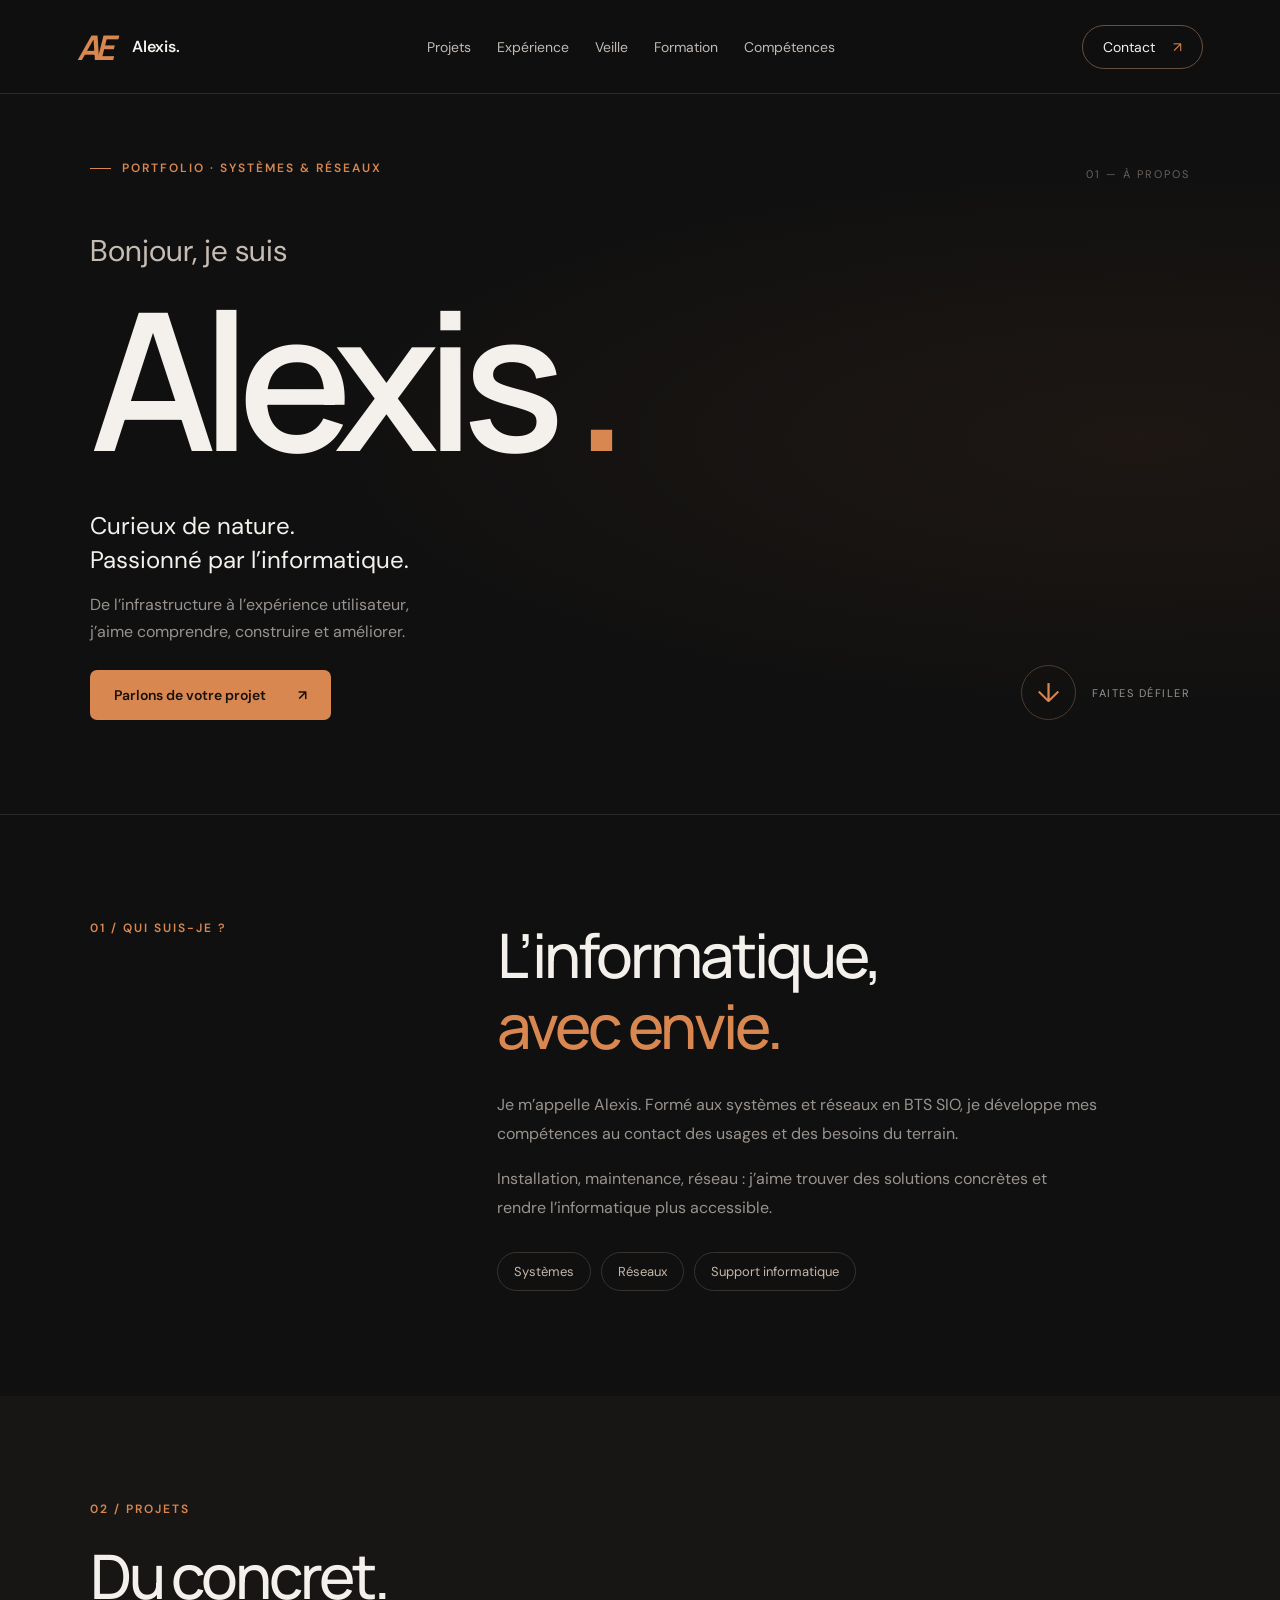
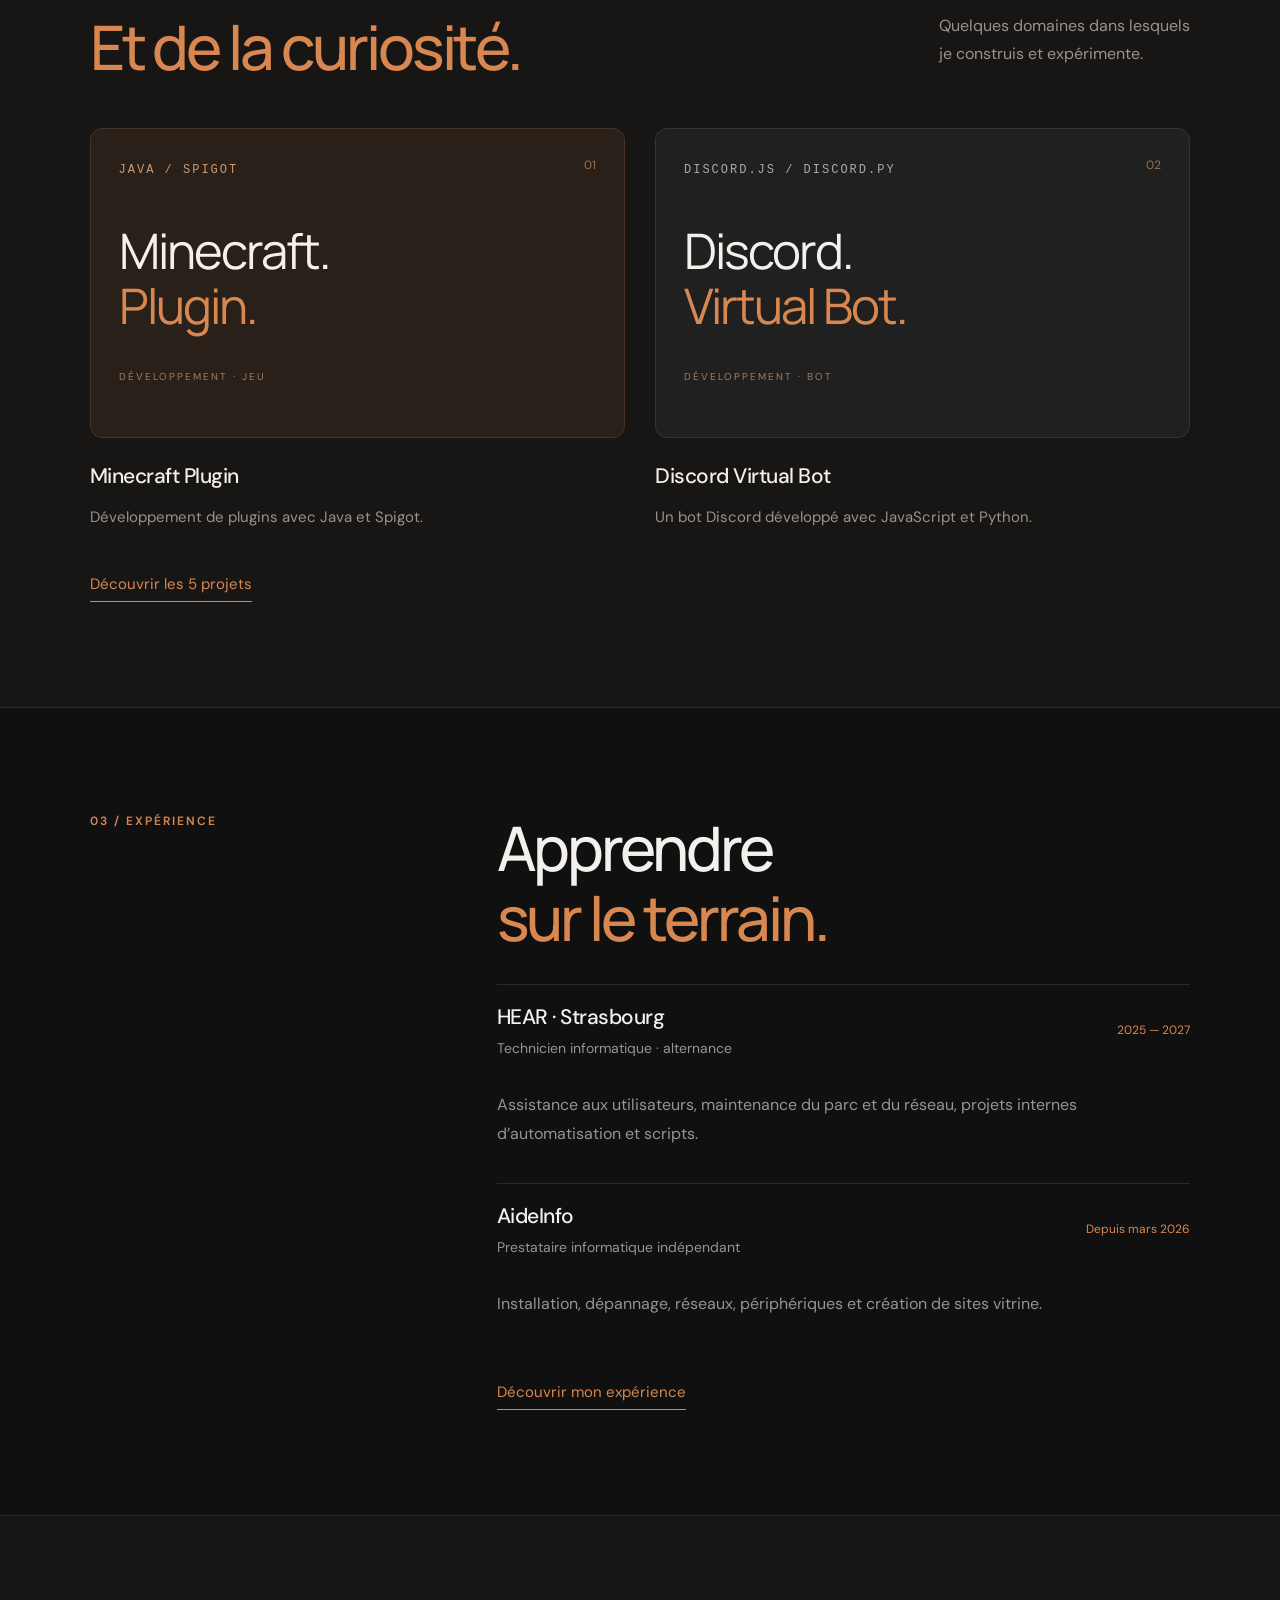
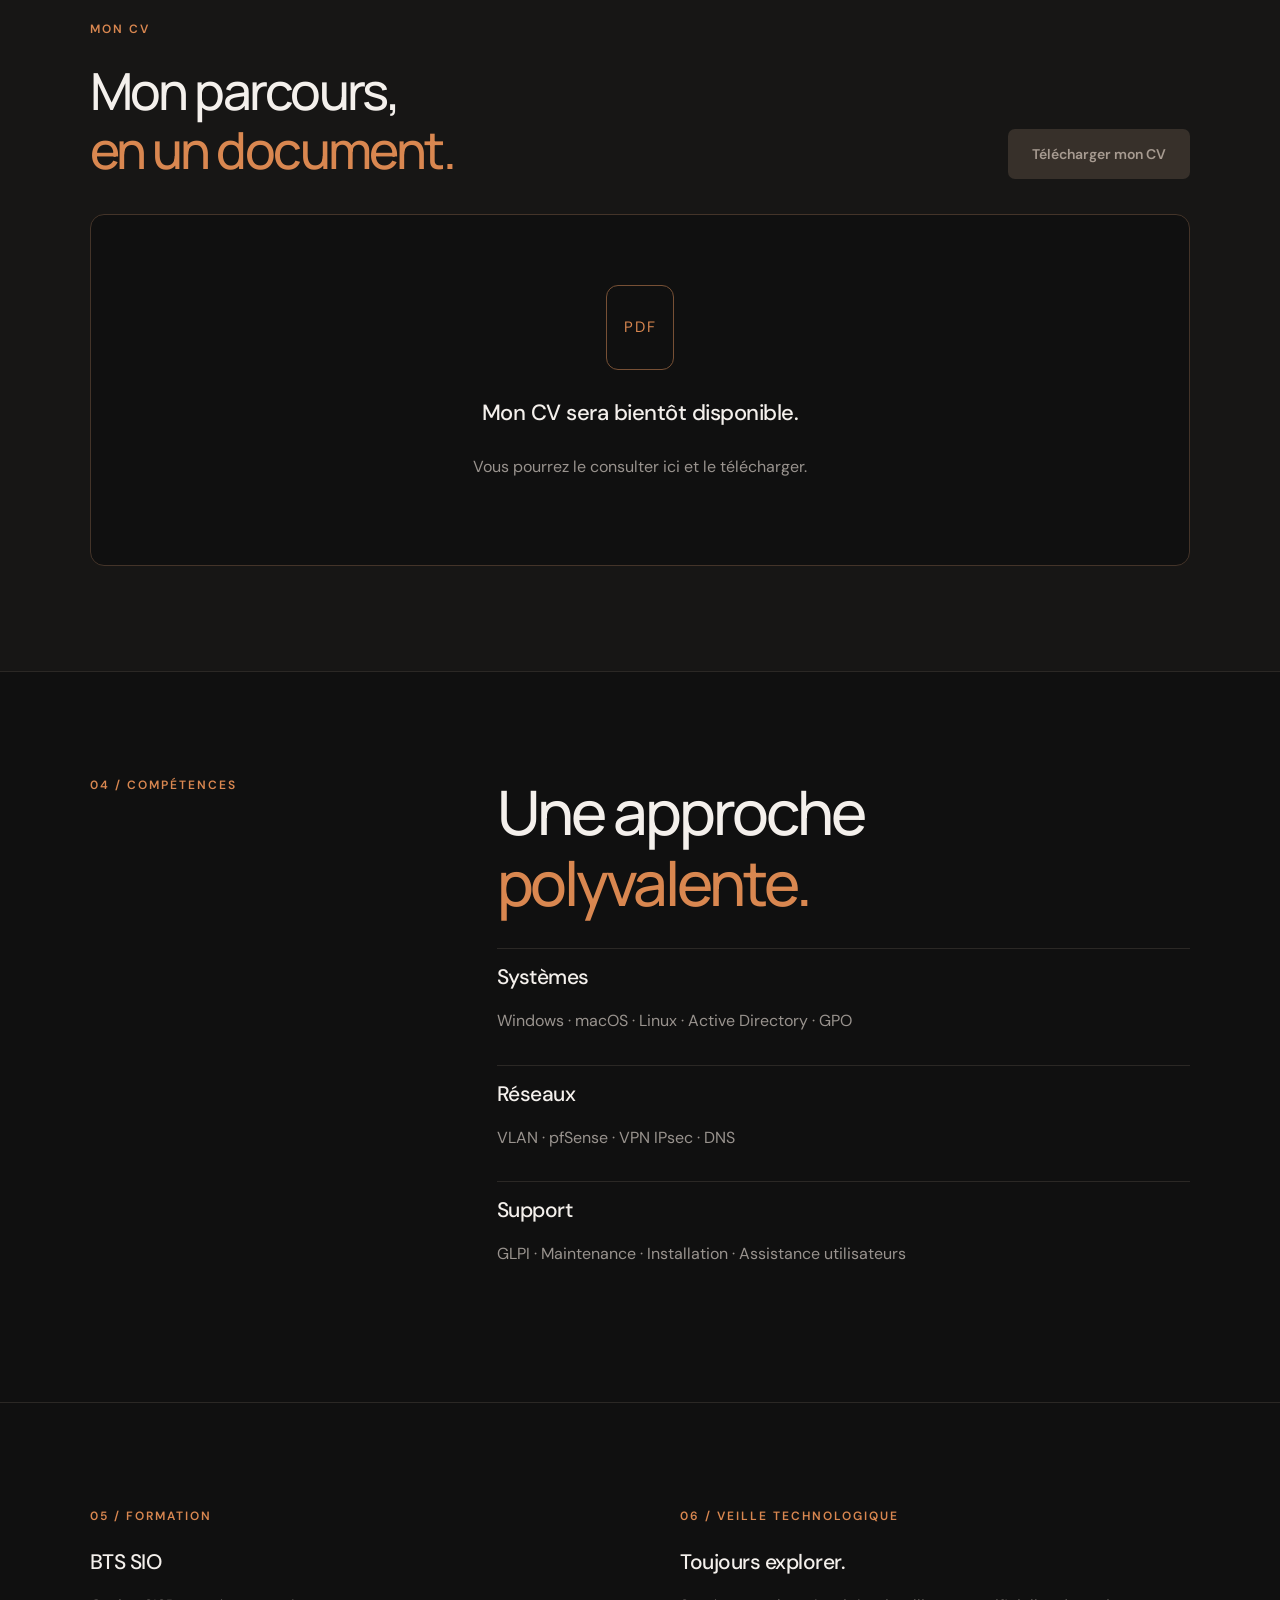
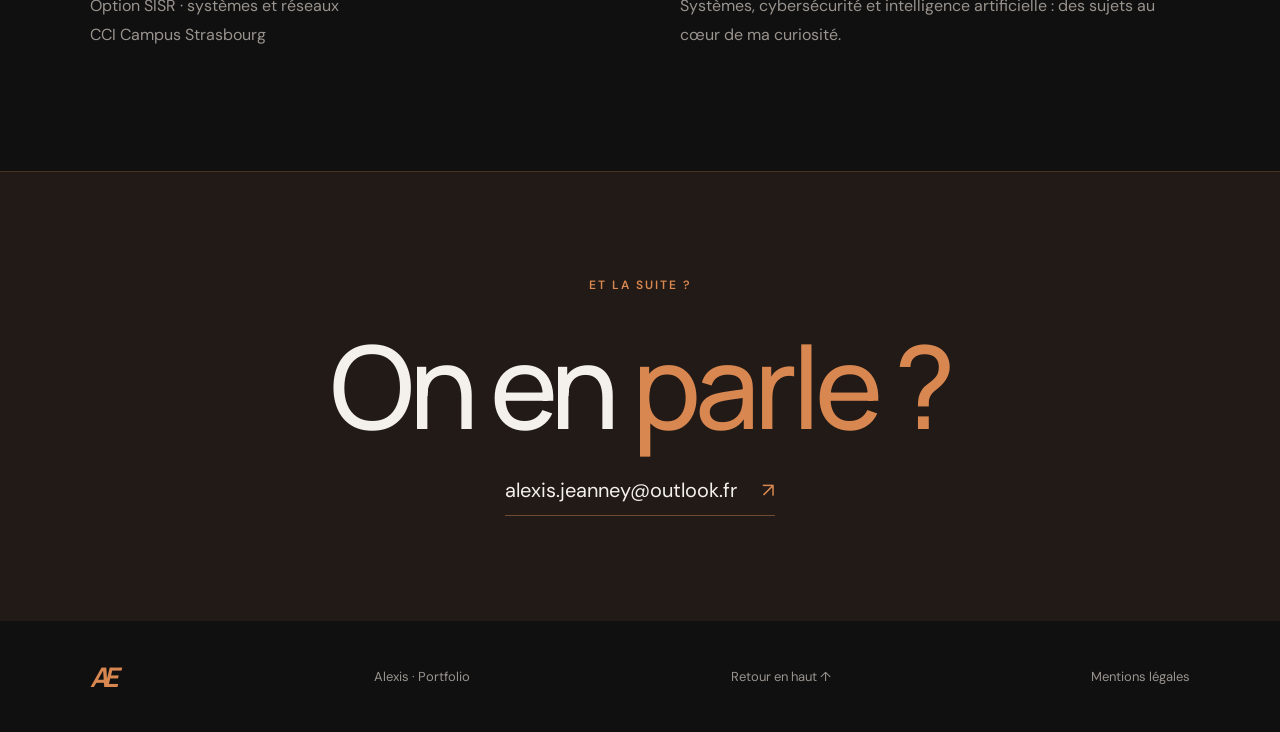
<file: index.html>
<!DOCTYPE html>
<html lang="fr">
    <head>
        <meta charset="utf-8"/>
        <meta content="width=device-width, initial-scale=1" name="viewport"/>
        <meta content="#101010" name="theme-color"/>
        <meta content="Alexis — portfolio informatique, systèmes et réseaux." name="description"/>
        <title>
            Alexis · Portfolio
        </title>
        <link href="style.css" rel="stylesheet"/>
    </head>
    <body>
        <header>
            <a aria-label="Alexis, accueil" class="brand" href="#accueil">
                AE
                <span>
                    Alexis.
                </span>
            </a>
            <nav aria-label="Navigation principale">
                <a href="projets/index.html">
                    Projets
                </a>
                <a href="experience/index.html">
                    Expérience
                </a>
                <a href="veille/index.html">
                    Veille
                </a>
                <a href="formation/index.html">
                    Formation
                </a>
                <a href="competences/index.html">
                    Compétences
                </a>
            </nav>
            <a class="contact-link" href="contact/index.html">
                Contact
                <span>
                    ↗
                </span>
            </a>
            <button aria-expanded="false" aria-label="Ouvrir le menu" class="menu">
                ☰
            </button>
        </header>
        <main>
            <section class="hero" id="accueil">
                <div class="eyebrow">
                    <span>
                    </span>
                    PORTFOLIO · SYSTÈMES & RÉSEAUX
                </div>
                <p class="intro">
                    Bonjour, je suis
                </p>
                <h1>
                    Alexis
                    <span>
                        .
                    </span>
                </h1>
                <div class="hero-bottom">
                    <div>
                        <p class="description">
                            Curieux de nature.
                            <br/>
                            Passionné par l’informatique.
                        </p>
                        <p class="subdescription">
                            De l’infrastructure à l’expérience utilisateur,
                            <br/>
                            j’aime comprendre, construire et améliorer.
                        </p>
                        <a class="button" href="mailto:alexis.jeanney@outlook.fr">
                            Parlons de votre projet
                            <span>
                                ↗
                            </span>
                        </a>
                    </div>
                    <a class="scroll" href="#apropos">
                        <span>
                            ↓
                        </span>
                        FAITES DÉFILER
                    </a>
                </div>
                <span aria-hidden="true" class="hero-number">
                    01 — À PROPOS
                </span>
            </section>
            <section class="about" id="apropos">
                <div class="section-label">
                    01 / QUI SUIS-JE ?
                </div>
                <div>
                    <h2>
                        L’informatique,
                        <br/>
                        <em>
                            avec envie.
                        </em>
                    </h2>
                    <p>
                        Je m’appelle Alexis. Formé aux systèmes et réseaux en BTS SIO, je développe mes compétences au contact des usages et des besoins du terrain.
                    </p>
                    <p>
                        Installation, maintenance, réseau : j’aime trouver des solutions concrètes et rendre l’informatique plus accessible.
                    </p>
                    <div class="tags">
                        <span>
                            Systèmes
                        </span>
                        <span>
                            Réseaux
                        </span>
                        <span>
                            Support informatique
                        </span>
                    </div>
                </div>
            </section>
            <section id="projets">
                <div class="section-top">
                    <div>
                        <div class="section-label">
                            02 / PROJETS
                        </div>
                        <h2>
                            Du concret.
                            <br/>
                            <em>
                                Et de la curiosité.
                            </em>
                        </h2>
                    </div>
                    <p>
                        Quelques domaines dans lesquels
                        <br/>
                        je construis et expérimente.
                    </p>
                </div>
                <div class="projects">
                    <article>
                        <a class="project-art home-project" href="projets/index.html">
                            <span class="project-code">
                                JAVA / SPIGOT
                            </span>
                            <span class="project-index">
                                01
                            </span>
                            <div class="project-title">
                                Minecraft.
                                <br/>
                                <em>
                                    Plugin.
                                </em>
                            </div>
                            <span class="project-type">
                                DÉVELOPPEMENT · JEU
                            </span>
                        </a>
                        <h3>
                            Minecraft Plugin
                        </h3>
                        <p>
                            Développement de plugins avec Java et Spigot.
                        </p>
                    </article>
                    <article>
                        <a class="project-art second home-project" href="projets/index.html">
                            <span class="project-code">
                                DISCORD.JS / DISCORD.PY
                            </span>
                            <span class="project-index">
                                02
                            </span>
                            <div class="project-title">
                                Discord.
                                <br/>
                                <em>
                                    Virtual Bot.
                                </em>
                            </div>
                            <span class="project-type">
                                DÉVELOPPEMENT · BOT
                            </span>
                        </a>
                        <h3>
                            Discord Virtual Bot
                        </h3>
                        <p>
                            Un bot Discord développé avec JavaScript et Python.
                        </p>
                    </article>
                </div>
                <a class="all-projects" href="projets/index.html">
                    Découvrir les 5 projets
                </a>
            </section>
            <section class="split" id="experience">
                <div class="section-label">
                    03 / EXPÉRIENCE
                </div>
                <div>
                    <h2>
                        Apprendre
                        <br/>
                        <em>
                            sur le terrain.
                        </em>
                    </h2>
                    <div class="row">
                        <div>
                            <h3>
                                HEAR · Strasbourg
                            </h3>
                            <p>
                                Technicien informatique · alternance
                            </p>
                        </div>
                        <span>
                            2025 — 2027
                        </span>
                    </div>
                    <p class="detail">
                        Assistance aux utilisateurs, maintenance du parc et du réseau, projets internes d’automatisation et scripts.
                    </p>
                    <div class="row">
                        <div>
                            <h3>
                                AideInfo
                            </h3>
                            <p>
                                Prestataire informatique indépendant
                            </p>
                        </div>
                        <span>
                            Depuis mars 2026
                        </span>
                    </div>
                    <p class="detail">
                        Installation, dépannage, réseaux, périphériques et création de sites vitrine.
                    </p>
                    <a class="all-projects" href="experience/index.html">
                        Découvrir mon expérience
                    </a>
                </div>
            </section>
            <section class="cv-section" id="cv">
                <div class="cv-heading">
                    <div>
                        <div class="section-label">
                            MON CV
                        </div>
                        <h2>
                            Mon parcours,
                            <br/>
                            <em>
                                en un document.
                            </em>
                        </h2>
                    </div>
                    <div class="cv-actions">
                        <a class="cv-secondary" hidden="" id="cv-open" rel="noopener" target="_blank">
                            Ouvrir le PDF
                        </a>
                        <a class="button" download="CV-Alexis-Jeanney.pdf" hidden="" id="cv-download">
                            Télécharger mon CV
                        </a>
                        <button class="button" disabled="" id="cv-disabled" type="button">
                            Télécharger mon CV
                        </button>
                    </div>
                </div>
                <div class="cv-preview">
                    <div class="cv-placeholder" id="cv-placeholder">
                        <span aria-hidden="true" class="pdf-label">
                            PDF
                        </span>
                        <h3>
                            Mon CV sera bientôt disponible.
                        </h3>
                        <p>
                            Vous pourrez le consulter ici et le télécharger.
                        </p>
                    </div>
                    <iframe hidden="" id="cv-frame" title="CV d’Alexis Jeanney">
                    </iframe>
                </div>
                <p class="form-note" hidden="" id="cv-help">
                    Si l’aperçu ne s’affiche pas sur votre appareil, utilisez « Ouvrir le PDF » ou téléchargez le document.
                </p>
            </section>
            <section class="split" id="competences">
                <div class="section-label">
                    04 / COMPÉTENCES
                </div>
                <div>
                    <h2>
                        Une approche
                        <br/>
                        <em>
                            polyvalente.
                        </em>
                    </h2>
                    <div class="skill">
                        <h3>
                            Systèmes
                        </h3>
                        <p>
                            Windows · macOS · Linux · Active Directory · GPO
                        </p>
                    </div>
                    <div class="skill">
                        <h3>
                            Réseaux
                        </h3>
                        <p>
                            VLAN · pfSense · VPN IPsec · DNS
                        </p>
                    </div>
                    <div class="skill">
                        <h3>
                            Support
                        </h3>
                        <p>
                            GLPI · Maintenance · Installation · Assistance utilisateurs
                        </p>
                    </div>
                </div>
            </section>
            <section class="small-sections">
                <div id="formation">
                    <div class="section-label">
                        05 / FORMATION
                    </div>
                    <h3>
                        BTS SIO
                    </h3>
                    <p>
                        Option SISR · systèmes et réseaux
                        <br/>
                        CCI Campus Strasbourg
                    </p>
                </div>
                <div id="veille">
                    <div class="section-label">
                        06 / VEILLE TECHNOLOGIQUE
                    </div>
                    <h3>
                        Toujours explorer.
                    </h3>
                    <p>
                        Systèmes, cybersécurité et intelligence artificielle : des sujets au cœur de ma curiosité.
                    </p>
                </div>
            </section>
            <section class="closing" id="contact">
                <div class="section-label">
                    ET LA SUITE ?
                </div>
                <h2>
                    On en
                    <em>
                        parle ?
                    </em>
                </h2>
                <a href="mailto:alexis.jeanney@outlook.fr">
                    alexis.jeanney@outlook.fr
                    <span>
                        ↗
                    </span>
                </a>
            </section>
        </main>
        <footer>
            <a class="brand" href="#accueil">
                AE
            </a>
            <p>
                Alexis · Portfolio
            </p>
            <a href="#accueil">
                Retour en haut ↑
            </a>
            <a href="mentions-legales.html">
                Mentions légales
            </a>
        </footer>
        <script src="cv-config.js">
        </script>
        <script src="script.js">
        </script>
    </body>
</html>
</file>
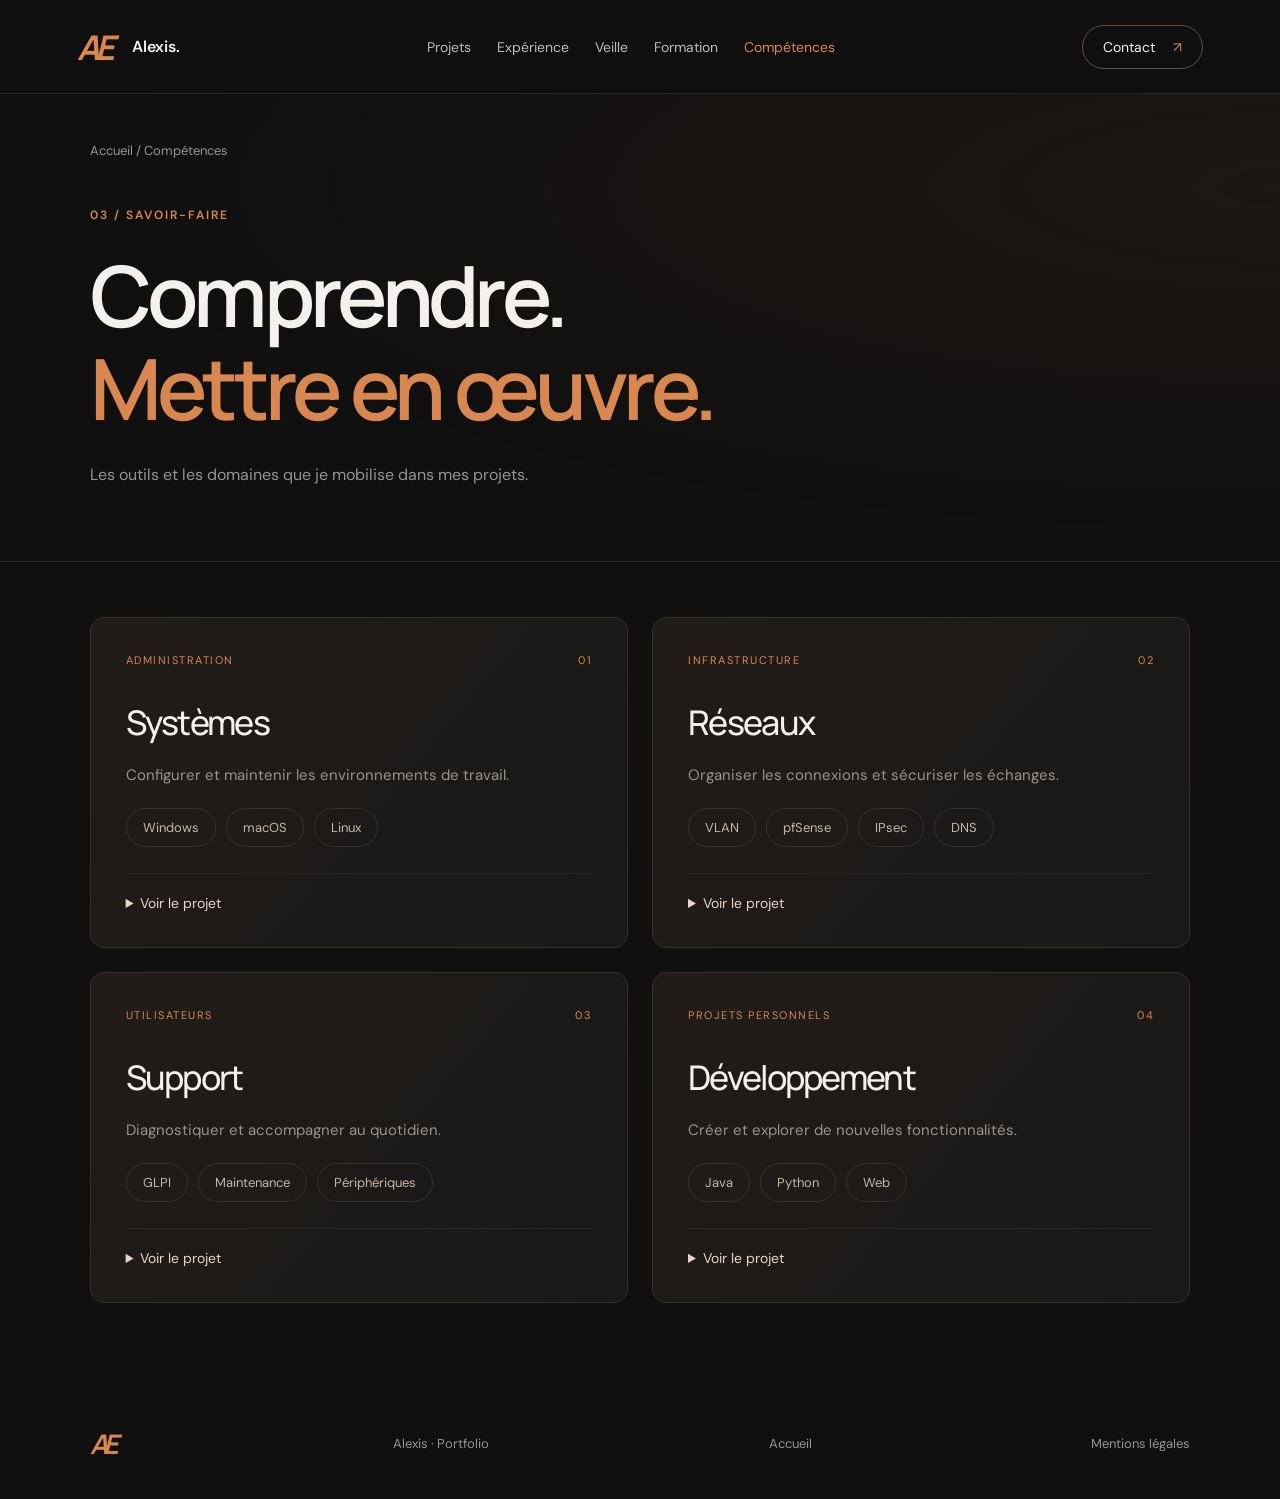
<file: competences/index.html>
<!DOCTYPE html>
<html lang="fr">
    <head>
        <meta charset="utf-8"/>
        <meta content="width=device-width,initial-scale=1" name="viewport"/>
        <meta content="#101010" name="theme-color"/>
        <title>
            Compétences · Alexis
        </title>
        <meta content="Les outils et les domaines que je mobilise dans mes projets." name="description"/>
        <link href="../style.css" rel="stylesheet"/>
    </head>
    <body>
        <header>
            <a aria-label="Alexis, accueil" class="brand" href="../index.html">
                AE
                <span>
                    Alexis.
                </span>
            </a>
            <nav aria-label="Navigation principale">
                <a href="../projets/index.html">
                    Projets
                </a>
                <a href="../experience/index.html">
                    Expérience
                </a>
                <a href="../veille/index.html">
                    Veille
                </a>
                <a href="../formation/index.html">
                    Formation
                </a>
                <a aria-current="page" class="active" href="index.html">
                    Compétences
                </a>
            </nav>
            <a class="contact-link" href="../contact/index.html">
                Contact
                <span>
                    ↗
                </span>
            </a>
            <button aria-expanded="false" aria-label="Ouvrir le menu" class="menu">
                ☰
            </button>
        </header>
        <main class="inner-page">
            <section class="page-heading">
                <a class="back" href="../index.html">
                    Accueil / Compétences
                </a>
                <div class="eyebrow">
                    03 / SAVOIR-FAIRE
                </div>
                <h1>
                    Comprendre.
                    <br/>
                    <em>
                        Mettre en œuvre.
                    </em>
                </h1>
                <p>
                    Les outils et les domaines que je mobilise dans mes projets.
                </p>
            </section>
            <section class="page-content">
                <div class="work-grid">
                    <article class="work-card">
                        <div class="card-meta">
                            <span>
                                ADMINISTRATION
                            </span>
                            <span>
                                01
                            </span>
                        </div>
                        <h2>
                            Systèmes
                        </h2>
                        <p>
                            Configurer et maintenir les environnements de travail.
                        </p>
                        <div class="tags">
                            <span>
                                Windows
                            </span>
                            <span>
                                macOS
                            </span>
                            <span>
                                Linux
                            </span>
                        </div>
                        <details>
                            <summary>
                                Voir le projet
                            </summary>
                            <p>
                                Administration de postes, services Active Directory et stratégies de groupe.
                            </p>
                        </details>
                    </article>
                    <article class="work-card">
                        <div class="card-meta">
                            <span>
                                INFRASTRUCTURE
                            </span>
                            <span>
                                02
                            </span>
                        </div>
                        <h2>
                            Réseaux
                        </h2>
                        <p>
                            Organiser les connexions et sécuriser les échanges.
                        </p>
                        <div class="tags">
                            <span>
                                VLAN
                            </span>
                            <span>
                                pfSense
                            </span>
                            <span>
                                IPsec
                            </span>
                            <span>
                                DNS
                            </span>
                        </div>
                        <details>
                            <summary>
                                Voir le projet
                            </summary>
                            <p>
                                Segmentation réseau, règles de filtrage et configuration des services réseau.
                            </p>
                        </details>
                    </article>
                    <article class="work-card">
                        <div class="card-meta">
                            <span>
                                UTILISATEURS
                            </span>
                            <span>
                                03
                            </span>
                        </div>
                        <h2>
                            Support
                        </h2>
                        <p>
                            Diagnostiquer et accompagner au quotidien.
                        </p>
                        <div class="tags">
                            <span>
                                GLPI
                            </span>
                            <span>
                                Maintenance
                            </span>
                            <span>
                                Périphériques
                            </span>
                        </div>
                        <details>
                            <summary>
                                Voir le projet
                            </summary>
                            <p>
                                Inventaire, dépannage de postes et assistance sur les imprimantes, scanners et logiciels.
                            </p>
                        </details>
                    </article>
                    <article class="work-card">
                        <div class="card-meta">
                            <span>
                                PROJETS PERSONNELS
                            </span>
                            <span>
                                04
                            </span>
                        </div>
                        <h2>
                            Développement
                        </h2>
                        <p>
                            Créer et explorer de nouvelles fonctionnalités.
                        </p>
                        <div class="tags">
                            <span>
                                Java
                            </span>
                            <span>
                                Python
                            </span>
                            <span>
                                Web
                            </span>
                        </div>
                        <details>
                            <summary>
                                Voir le projet
                            </summary>
                            <p>
                                Plugins Java avec Spigot, bots Discord avec JavaScript et Python, et création de sites web.
                            </p>
                        </details>
                    </article>
                </div>
            </section>
        </main>
        <footer>
            <a class="brand" href="../index.html">
                AE
            </a>
            <p>
                Alexis · Portfolio
            </p>
            <a href="../index.html">
                Accueil
            </a>
            <a href="../mentions-legales.html">
                Mentions légales
            </a>
        </footer>
        <script src="../script.js">
        </script>
    </body>
</html>
</file>
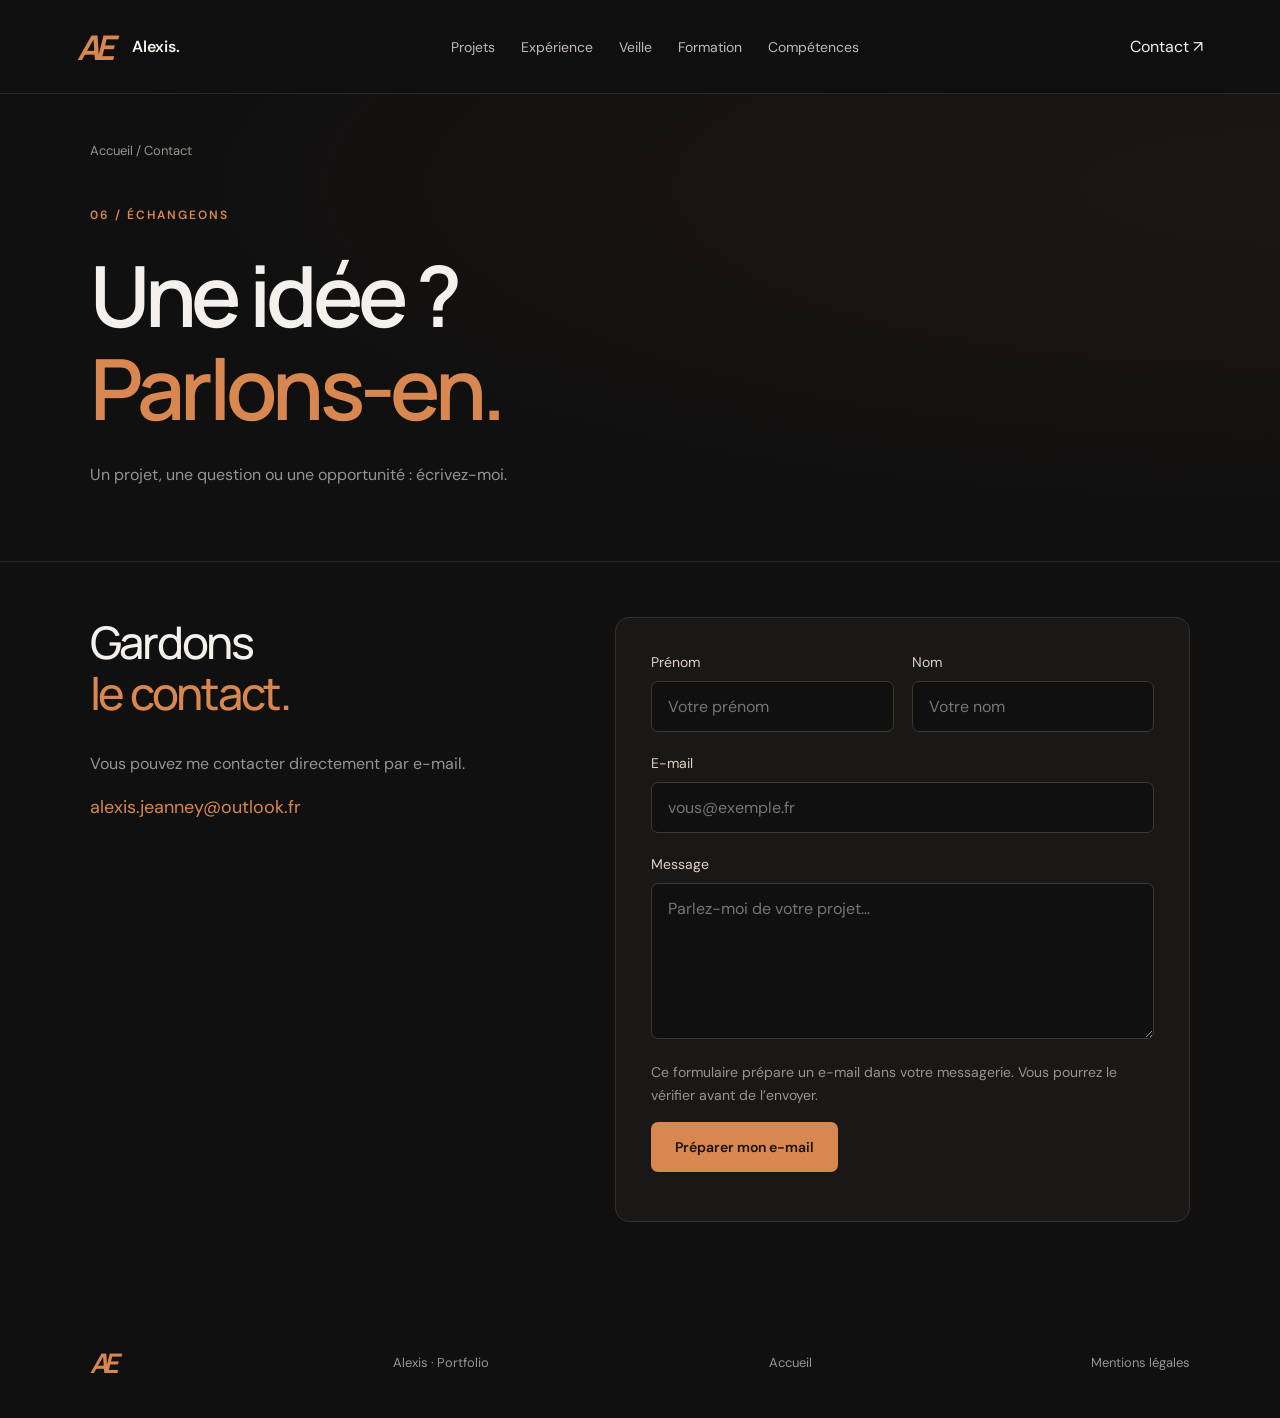
<file: contact/index.html>
<!DOCTYPE html>
<html lang="fr">
    <head>
        <meta charset="utf-8"/>
        <meta content="width=device-width,initial-scale=1" name="viewport"/>
        <meta content="#101010" name="theme-color"/>
        <title>
            Contact · Alexis
        </title>
        <meta content="Un projet, une question ou une opportunité : écrivez-moi." name="description"/>
        <link href="../style.css" rel="stylesheet"/>
    </head>
    <body>
        <header>
            <a aria-label="Alexis, accueil" class="brand" href="../index.html">
                AE
                <span>
                    Alexis.
                </span>
            </a>
            <nav aria-label="Navigation principale">
                <a href="../projets/index.html">
                    Projets
                </a>
                <a href="../experience/index.html">
                    Expérience
                </a>
                <a href="../veille/index.html">
                    Veille
                </a>
                <a href="../formation/index.html">
                    Formation
                </a>
                <a href="../competences/index.html">
                    Compétences
                </a>
            </nav>
            <a aria-current="page" class="active" href="index.html">
                Contact
                <span>
                    ↗
                </span>
            </a>
            <button aria-expanded="false" aria-label="Ouvrir le menu" class="menu">
                ☰
            </button>
        </header>
        <main class="inner-page">
            <section class="page-heading">
                <a class="back" href="../index.html">
                    Accueil / Contact
                </a>
                <div class="eyebrow">
                    06 / ÉCHANGEONS
                </div>
                <h1>
                    Une idée ?
                    <br/>
                    <em>
                        Parlons-en.
                    </em>
                </h1>
                <p>
                    Un projet, une question ou une opportunité : écrivez-moi.
                </p>
            </section>
            <section class="page-content contact-grid">
                <div class="contact-info">
                    <h2>
                        Gardons
                        <br/>
                        <em>
                            le contact.
                        </em>
                    </h2>
                    <p>
                        Vous pouvez me contacter directement par e-mail.
                    </p>
                    <a class="email-address" href="mailto:alexis.jeanney@outlook.fr">
                        alexis.jeanney@outlook.fr
                    </a>
                </div>
                <form id="contact-form">
                    <div class="form-row">
                        <label>
                            Prénom
                            <input autocomplete="given-name" maxlength="100" name="firstname" placeholder="Votre prénom" required=""/>
                        </label>
                        <label>
                            Nom
                            <input autocomplete="family-name" maxlength="100" name="lastname" placeholder="Votre nom" required=""/>
                        </label>
                    </div>
                    <label>
                        E-mail
                        <input autocomplete="email" name="email" placeholder="vous@exemple.fr" required="" type="email"/>
                    </label>
                    <label>
                        Message
                        <textarea maxlength="5000" name="message" placeholder="Parlez-moi de votre projet…" required="" rows="6"></textarea>
                    </label>
                    <p class="form-note">
                        Ce formulaire prépare un e-mail dans votre messagerie. Vous pourrez le vérifier avant de l’envoyer.
                    </p>
                    <button class="button" type="submit">
                        Préparer mon e-mail
                    </button>
                    <p id="form-status" role="status">
                    </p>
                </form>
            </section>
        </main>
        <footer>
            <a class="brand" href="../index.html">
                AE
            </a>
            <p>
                Alexis · Portfolio
            </p>
            <a href="../index.html">
                Accueil
            </a>
            <a href="../mentions-legales.html">
                Mentions légales
            </a>
        </footer>
        <script src="../script.js">
        </script>
    </body>
</html>
</file>
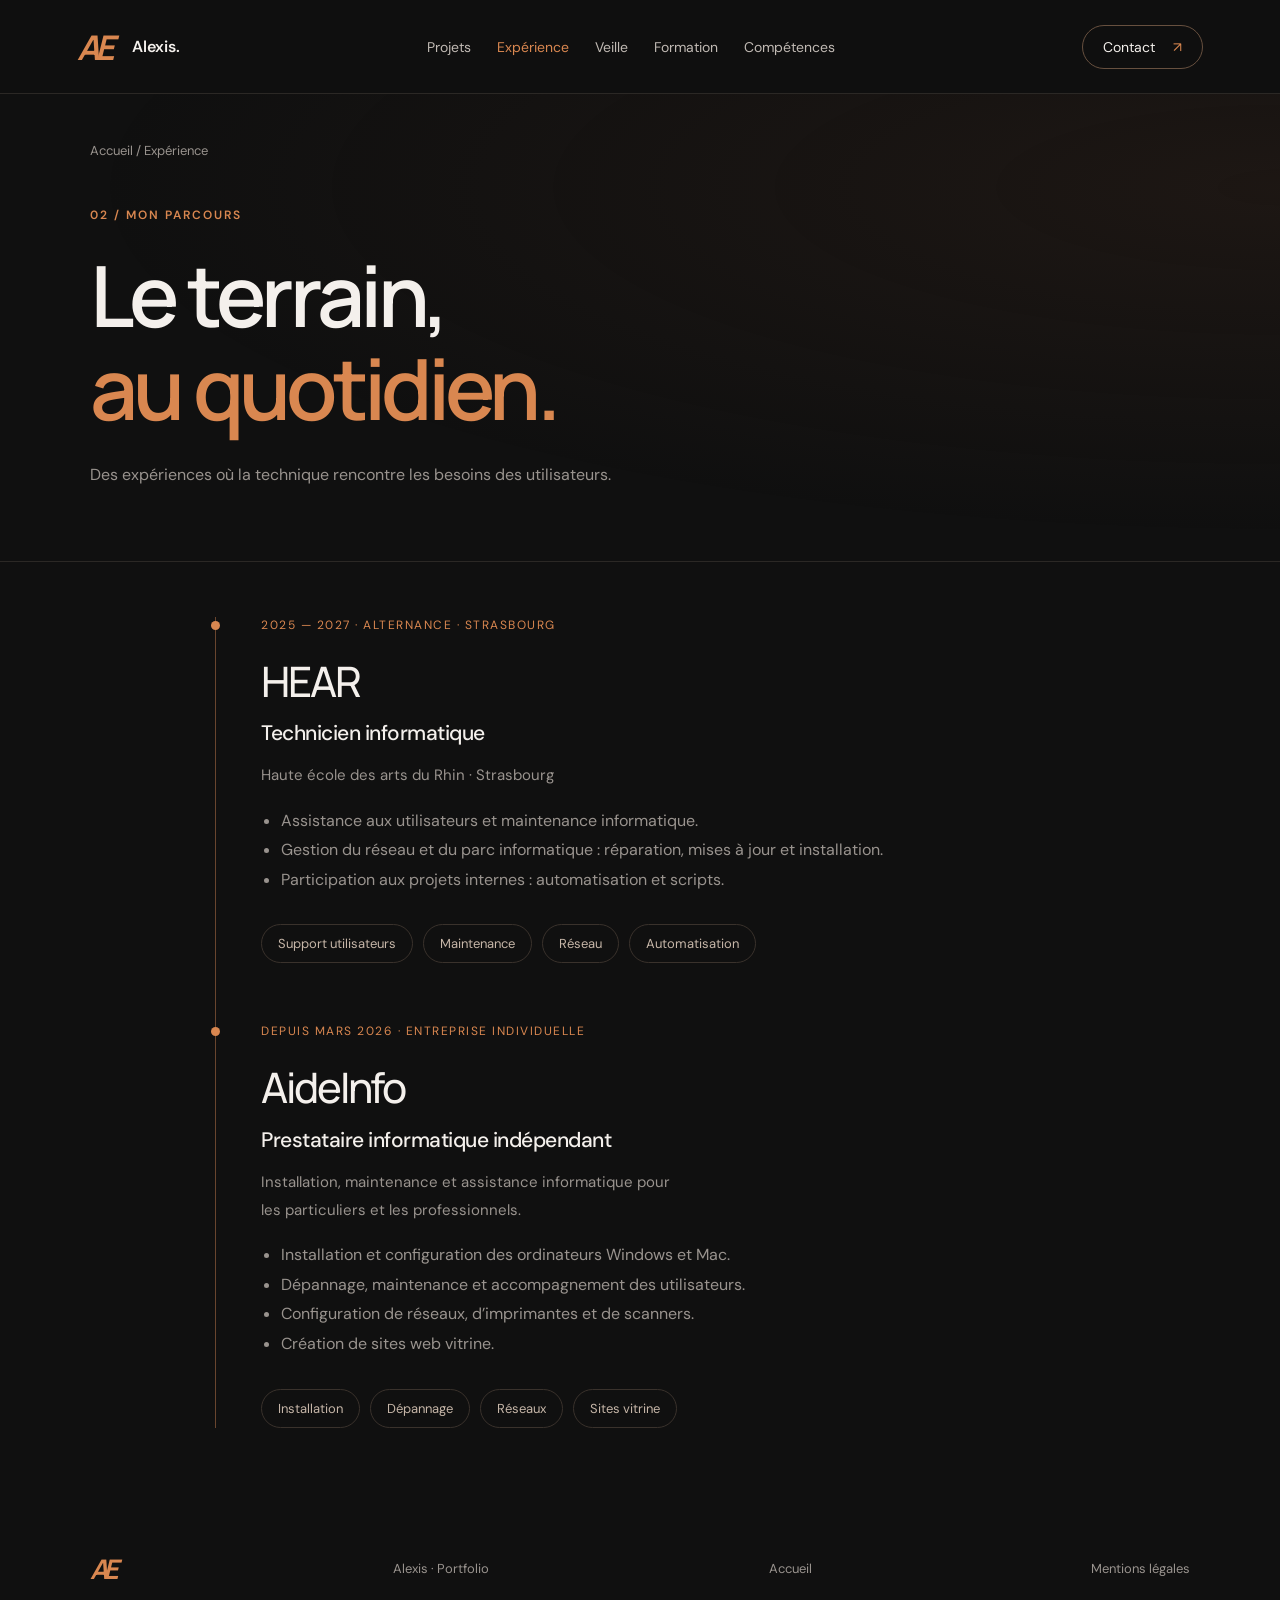
<file: experience/index.html>
<!DOCTYPE html>
<html lang="fr">
    <head>
        <meta charset="utf-8"/>
        <meta content="width=device-width,initial-scale=1" name="viewport"/>
        <meta content="#101010" name="theme-color"/>
        <title>
            Expérience · Alexis
        </title>
        <meta content="Des expériences où la technique rencontre les besoins des utilisateurs." name="description"/>
        <link href="../style.css" rel="stylesheet"/>
    </head>
    <body>
        <header>
            <a aria-label="Alexis, accueil" class="brand" href="../index.html">
                AE
                <span>
                    Alexis.
                </span>
            </a>
            <nav aria-label="Navigation principale">
                <a href="../projets/index.html">
                    Projets
                </a>
                <a aria-current="page" class="active" href="index.html">
                    Expérience
                </a>
                <a href="../veille/index.html">
                    Veille
                </a>
                <a href="../formation/index.html">
                    Formation
                </a>
                <a href="../competences/index.html">
                    Compétences
                </a>
            </nav>
            <a class="contact-link" href="../contact/index.html">
                Contact
                <span>
                    ↗
                </span>
            </a>
            <button aria-expanded="false" aria-label="Ouvrir le menu" class="menu">
                ☰
            </button>
        </header>
        <main class="inner-page">
            <section class="page-heading">
                <a class="back" href="../index.html">
                    Accueil / Expérience
                </a>
                <div class="eyebrow">
                    02 / MON PARCOURS
                </div>
                <h1>
                    Le terrain,
                    <br/>
                    <em>
                        au quotidien.
                    </em>
                </h1>
                <p>
                    Des expériences où la technique rencontre les besoins des utilisateurs.
                </p>
            </section>
            <section class="page-content">
                <div class="timeline">
                    <article>
                        <div class="timeline-meta">
                            2025 — 2027 · ALTERNANCE · STRASBOURG
                        </div>
                        <h2>
                            HEAR
                        </h2>
                        <h3>
                            Technicien informatique
                        </h3>
                        <p>
                            Haute école des arts du Rhin · Strasbourg
                        </p>
                        <ul>
                            <li>
                                Assistance aux utilisateurs et maintenance informatique.
                            </li>
                            <li>
                                Gestion du réseau et du parc informatique : réparation, mises à jour et installation.
                            </li>
                            <li>
                                Participation aux projets internes : automatisation et scripts.
                            </li>
                        </ul>
                        <div class="tags">
                            <span>
                                Support utilisateurs
                            </span>
                            <span>
                                Maintenance
                            </span>
                            <span>
                                Réseau
                            </span>
                            <span>
                                Automatisation
                            </span>
                        </div>
                    </article>
                    <article>
                        <div class="timeline-meta">
                            DEPUIS MARS 2026 · ENTREPRISE INDIVIDUELLE
                        </div>
                        <h2>
                            AideInfo
                        </h2>
                        <h3>
                            Prestataire informatique indépendant
                        </h3>
                        <p>
                            Installation, maintenance et assistance informatique pour les particuliers et les professionnels.
                        </p>
                        <ul>
                            <li>
                                Installation et configuration des ordinateurs Windows et Mac.
                            </li>
                            <li>
                                Dépannage, maintenance et accompagnement des utilisateurs.
                            </li>
                            <li>
                                Configuration de réseaux, d’imprimantes et de scanners.
                            </li>
                            <li>
                                Création de sites web vitrine.
                            </li>
                        </ul>
                        <div class="tags">
                            <span>
                                Installation
                            </span>
                            <span>
                                Dépannage
                            </span>
                            <span>
                                Réseaux
                            </span>
                            <span>
                                Sites vitrine
                            </span>
                        </div>
                    </article>
                </div>
            </section>
        </main>
        <footer>
            <a class="brand" href="../index.html">
                AE
            </a>
            <p>
                Alexis · Portfolio
            </p>
            <a href="../index.html">
                Accueil
            </a>
            <a href="../mentions-legales.html">
                Mentions légales
            </a>
        </footer>
        <script src="../script.js">
        </script>
    </body>
</html>
</file>
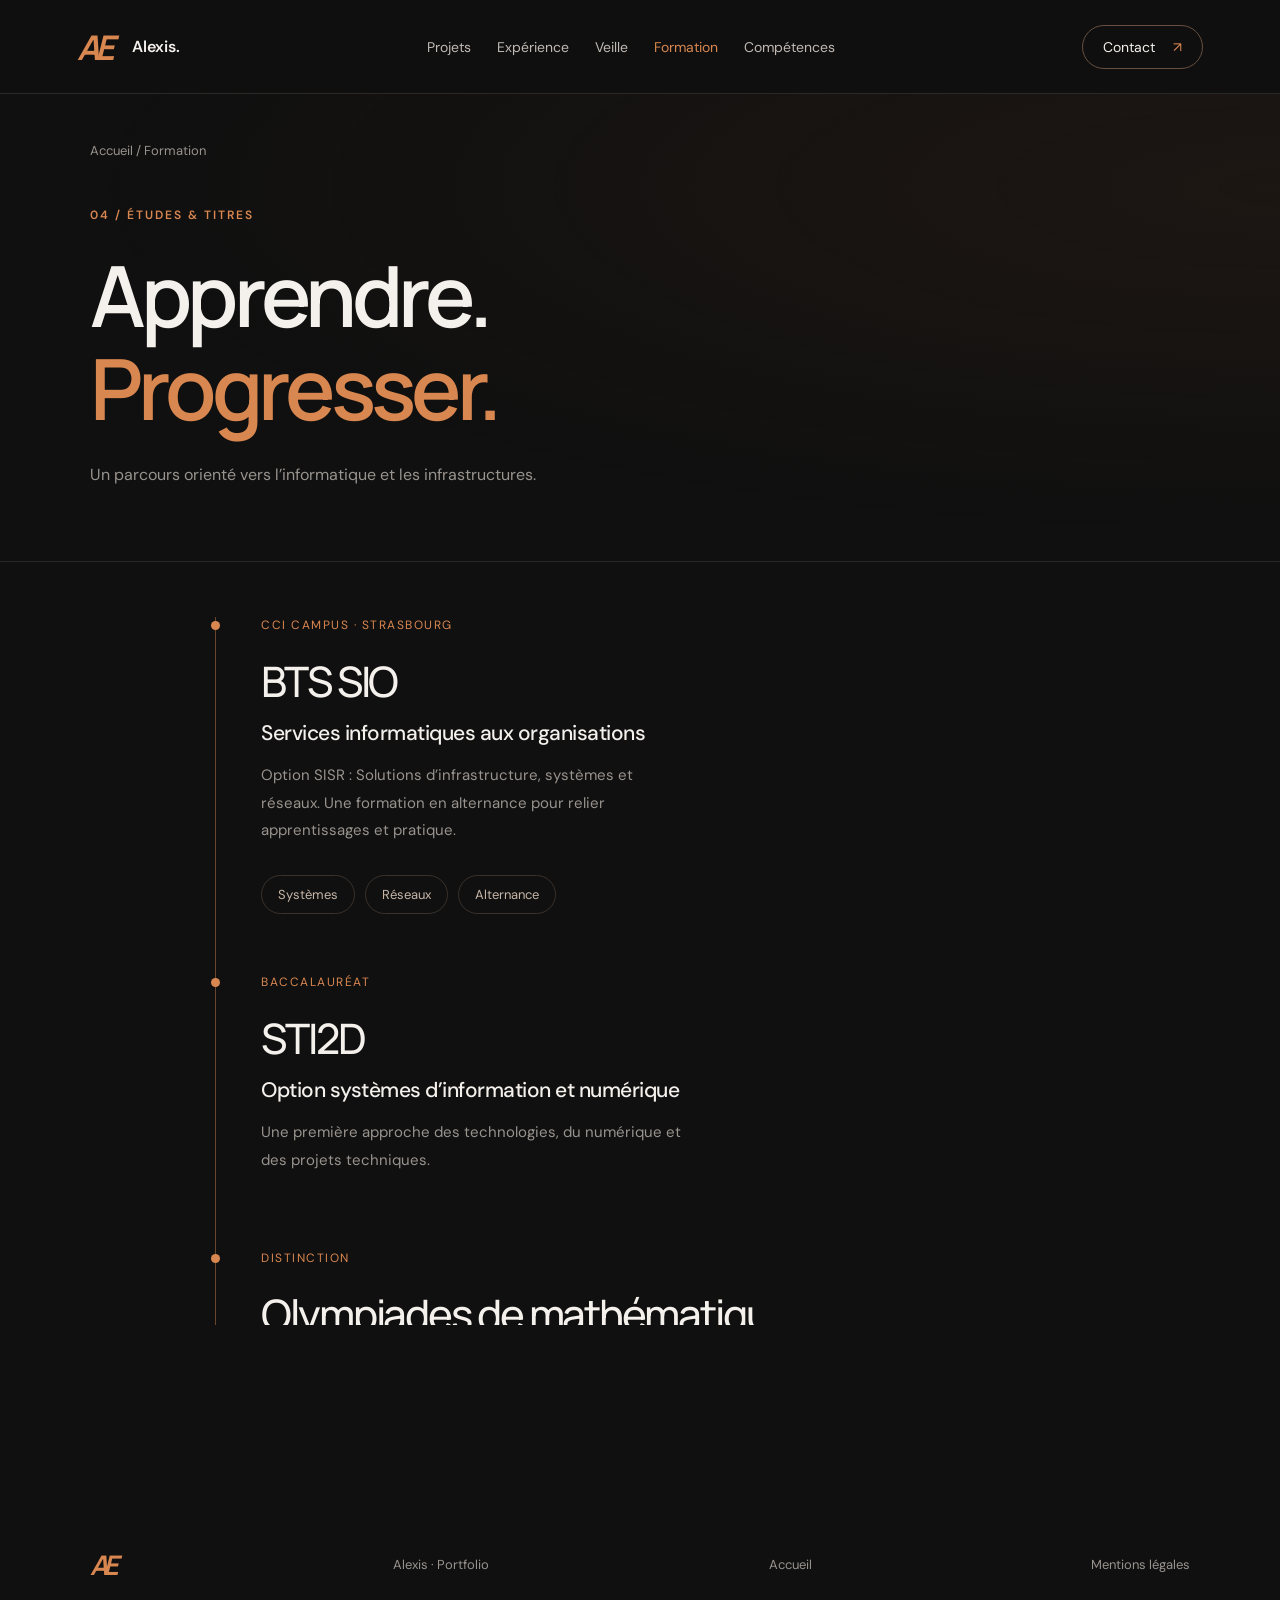
<file: formation/index.html>
<!DOCTYPE html>
<html lang="fr">
    <head>
        <meta charset="utf-8"/>
        <meta content="width=device-width,initial-scale=1" name="viewport"/>
        <meta content="#101010" name="theme-color"/>
        <title>
            Formation · Alexis
        </title>
        <meta content="Un parcours orienté vers l’informatique et les infrastructures." name="description"/>
        <link href="../style.css" rel="stylesheet"/>
    </head>
    <body>
        <header>
            <a aria-label="Alexis, accueil" class="brand" href="../index.html">
                AE
                <span>
                    Alexis.
                </span>
            </a>
            <nav aria-label="Navigation principale">
                <a href="../projets/index.html">
                    Projets
                </a>
                <a href="../experience/index.html">
                    Expérience
                </a>
                <a href="../veille/index.html">
                    Veille
                </a>
                <a aria-current="page" class="active" href="index.html">
                    Formation
                </a>
                <a href="../competences/index.html">
                    Compétences
                </a>
            </nav>
            <a class="contact-link" href="../contact/index.html">
                Contact
                <span>
                    ↗
                </span>
            </a>
            <button aria-expanded="false" aria-label="Ouvrir le menu" class="menu">
                ☰
            </button>
        </header>
        <main class="inner-page">
            <section class="page-heading">
                <a class="back" href="../index.html">
                    Accueil / Formation
                </a>
                <div class="eyebrow">
                    04 / ÉTUDES & TITRES
                </div>
                <h1>
                    Apprendre.
                    <br/>
                    <em>
                        Progresser.
                    </em>
                </h1>
                <p>
                    Un parcours orienté vers l’informatique et les infrastructures.
                </p>
            </section>
            <section class="page-content">
                <div class="timeline">
                    <article>
                        <div class="timeline-meta">
                            CCI CAMPUS · STRASBOURG
                        </div>
                        <h2>
                            BTS SIO
                        </h2>
                        <h3>
                            Services informatiques aux organisations
                        </h3>
                        <p>
                            Option SISR : Solutions d’infrastructure, systèmes et réseaux. Une formation en alternance pour relier apprentissages et pratique.
                        </p>
                        <div class="tags">
                            <span>
                                Systèmes
                            </span>
                            <span>
                                Réseaux
                            </span>
                            <span>
                                Alternance
                            </span>
                        </div>
                    </article>
                    <article>
                        <div class="timeline-meta">
                            BACCALAURÉAT
                        </div>
                        <h2>
                            STI2D
                        </h2>
                        <h3>
                            Option systèmes d’information et numérique
                        </h3>
                        <p>
                            Une première approche des technologies, du numérique et des projets techniques.
                        </p>
                    </article>
                    <article>
                        <div class="timeline-meta">
                            DISTINCTION
                        </div>
                        <h2>
                            Olympiades de mathématiques
                        </h2>
                        <p>
                            Accessit aux Olympiades académiques de mathématiques de Bourgogne-Franche-Comté.
                        </p>
                    </article>
                </div>
            </section>
        </main>
        <footer>
            <a class="brand" href="../index.html">
                AE
            </a>
            <p>
                Alexis · Portfolio
            </p>
            <a href="../index.html">
                Accueil
            </a>
            <a href="../mentions-legales.html">
                Mentions légales
            </a>
        </footer>
        <script src="../script.js">
        </script>
    </body>
</html>
</file>
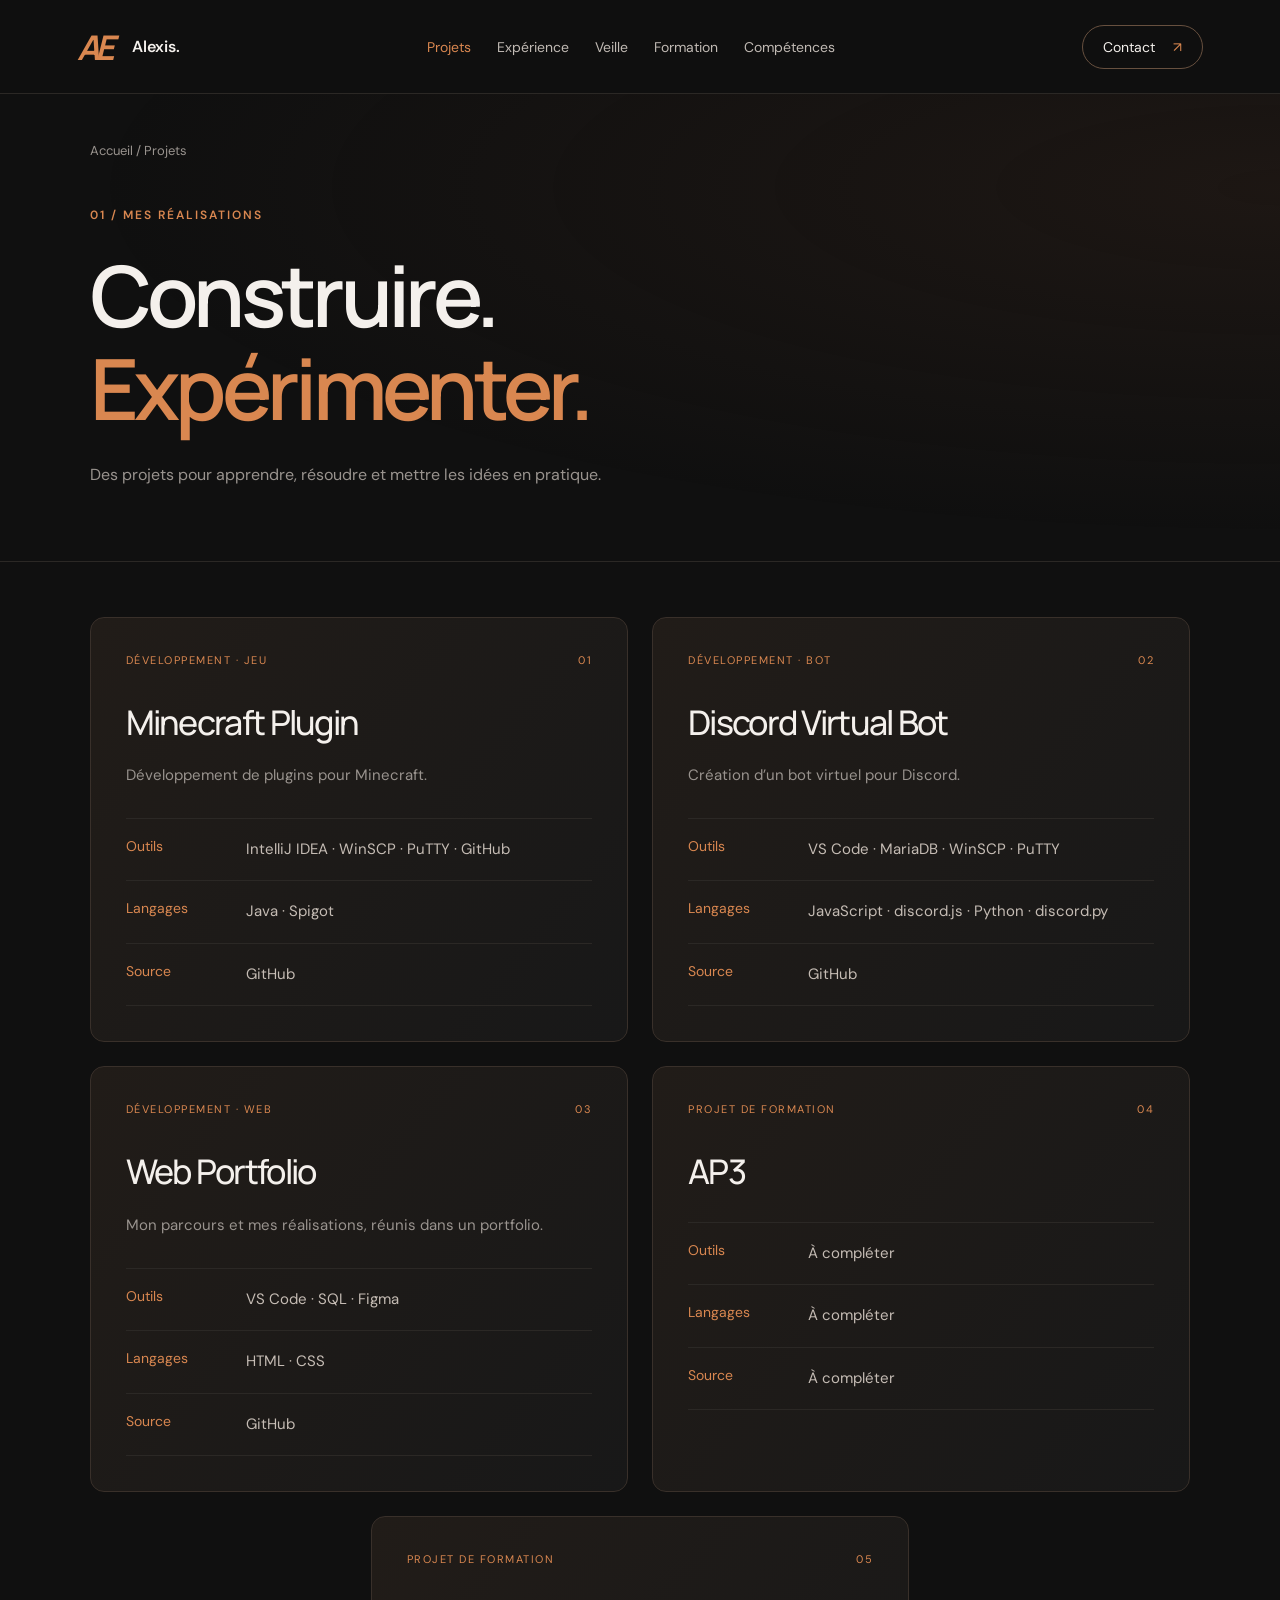
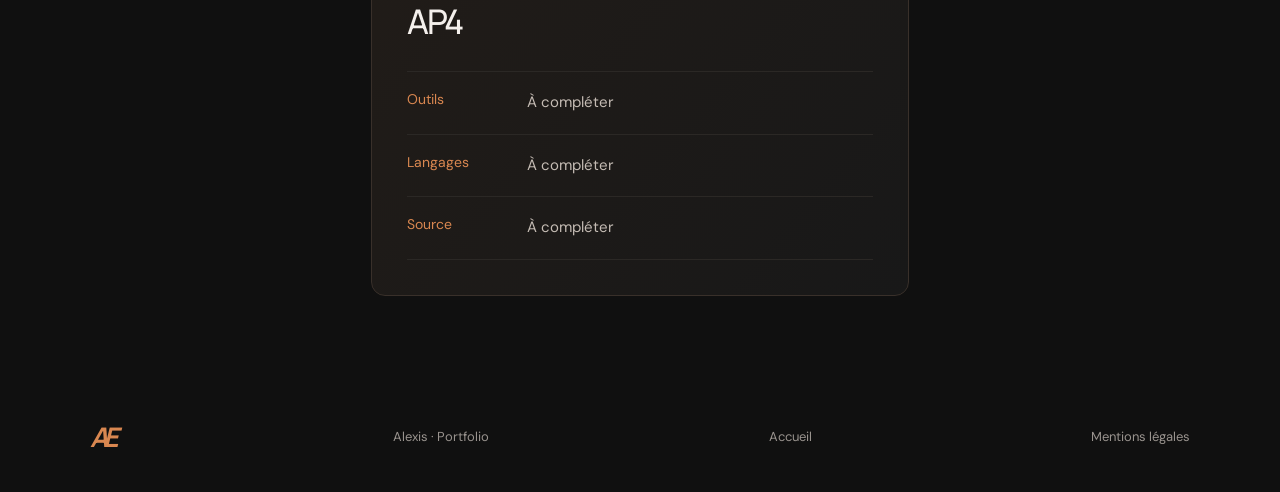
<file: projets/index.html>
<!DOCTYPE html>
<html lang="fr">
    <head>
        <meta charset="utf-8"/>
        <meta content="width=device-width,initial-scale=1" name="viewport"/>
        <meta content="#101010" name="theme-color"/>
        <title>
            Projets · Alexis
        </title>
        <meta content="Des projets pour apprendre, résoudre et mettre les idées en pratique." name="description"/>
        <link href="../style.css" rel="stylesheet"/>
    </head>
    <body>
        <header>
            <a aria-label="Alexis, accueil" class="brand" href="../index.html">
                AE
                <span>
                    Alexis.
                </span>
            </a>
            <nav aria-label="Navigation principale">
                <a aria-current="page" class="active" href="index.html">
                    Projets
                </a>
                <a href="../experience/index.html">
                    Expérience
                </a>
                <a href="../veille/index.html">
                    Veille
                </a>
                <a href="../formation/index.html">
                    Formation
                </a>
                <a href="../competences/index.html">
                    Compétences
                </a>
            </nav>
            <a class="contact-link" href="../contact/index.html">
                Contact
                <span>
                    ↗
                </span>
            </a>
            <button aria-expanded="false" aria-label="Ouvrir le menu" class="menu">
                ☰
            </button>
        </header>
        <main class="inner-page">
            <section class="page-heading">
                <a class="back" href="../index.html">
                    Accueil / Projets
                </a>
                <div class="eyebrow">
                    01 / MES RÉALISATIONS
                </div>
                <h1>
                    Construire.
                    <br/>
                    <em>
                        Expérimenter.
                    </em>
                </h1>
                <p>
                    Des projets pour apprendre, résoudre et mettre les idées en pratique.
                </p>
            </section>
            <section class="page-content">
                <div class="work-grid">
                    <article class="work-card reference-project">
                        <div class="card-meta">
                            <span>
                                DÉVELOPPEMENT · JEU
                            </span>
                            <span>
                                01
                            </span>
                        </div>
                        <h2>
                            Minecraft Plugin
                        </h2>
                        <p>
                            Développement de plugins pour Minecraft.
                        </p>
                        <dl class="project-facts">
                            <div>
                                <dt>
                                    Outils
                                </dt>
                                <dd>
                                    IntelliJ IDEA · WinSCP · PuTTY · GitHub
                                </dd>
                            </div>
                            <div>
                                <dt>
                                    Langages
                                </dt>
                                <dd>
                                    Java · Spigot
                                </dd>
                            </div>
                            <div>
                                <dt>
                                    Source
                                </dt>
                                <dd>
                                    GitHub
                                </dd>
                            </div>
                        </dl>
                    </article>
                    <article class="work-card reference-project">
                        <div class="card-meta">
                            <span>
                                DÉVELOPPEMENT · BOT
                            </span>
                            <span>
                                02
                            </span>
                        </div>
                        <h2>
                            Discord Virtual Bot
                        </h2>
                        <p>
                            Création d’un bot virtuel pour Discord.
                        </p>
                        <dl class="project-facts">
                            <div>
                                <dt>
                                    Outils
                                </dt>
                                <dd>
                                    VS Code · MariaDB · WinSCP · PuTTY
                                </dd>
                            </div>
                            <div>
                                <dt>
                                    Langages
                                </dt>
                                <dd>
                                    JavaScript · discord.js · Python · discord.py
                                </dd>
                            </div>
                            <div>
                                <dt>
                                    Source
                                </dt>
                                <dd>
                                    GitHub
                                </dd>
                            </div>
                        </dl>
                    </article>
                    <article class="work-card reference-project">
                        <div class="card-meta">
                            <span>
                                DÉVELOPPEMENT · WEB
                            </span>
                            <span>
                                03
                            </span>
                        </div>
                        <h2>
                            Web Portfolio
                        </h2>
                        <p>
                            Mon parcours et mes réalisations, réunis dans un portfolio.
                        </p>
                        <dl class="project-facts">
                            <div>
                                <dt>
                                    Outils
                                </dt>
                                <dd>
                                    VS Code · SQL · Figma
                                </dd>
                            </div>
                            <div>
                                <dt>
                                    Langages
                                </dt>
                                <dd>
                                    HTML · CSS
                                </dd>
                            </div>
                            <div>
                                <dt>
                                    Source
                                </dt>
                                <dd>
                                    GitHub
                                </dd>
                            </div>
                        </dl>
                    </article>
                    <article class="work-card reference-project">
                        <div class="card-meta">
                            <span>
                                PROJET DE FORMATION
                            </span>
                            <span>
                                04
                            </span>
                        </div>
                        <h2>
                            AP3
                        </h2>
                        <dl class="project-facts">
                            <div>
                                <dt>
                                    Outils
                                </dt>
                                <dd>
                                    À compléter
                                </dd>
                            </div>
                            <div>
                                <dt>
                                    Langages
                                </dt>
                                <dd>
                                    À compléter
                                </dd>
                            </div>
                            <div>
                                <dt>
                                    Source
                                </dt>
                                <dd>
                                    À compléter
                                </dd>
                            </div>
                        </dl>
                    </article>
                    <article class="work-card reference-project">
                        <div class="card-meta">
                            <span>
                                PROJET DE FORMATION
                            </span>
                            <span>
                                05
                            </span>
                        </div>
                        <h2>
                            AP4
                        </h2>
                        <dl class="project-facts">
                            <div>
                                <dt>
                                    Outils
                                </dt>
                                <dd>
                                    À compléter
                                </dd>
                            </div>
                            <div>
                                <dt>
                                    Langages
                                </dt>
                                <dd>
                                    À compléter
                                </dd>
                            </div>
                            <div>
                                <dt>
                                    Source
                                </dt>
                                <dd>
                                    À compléter
                                </dd>
                            </div>
                        </dl>
                    </article>
                </div>
            </section>
        </main>
        <footer>
            <a class="brand" href="../index.html">
                AE
            </a>
            <p>
                Alexis · Portfolio
            </p>
            <a href="../index.html">
                Accueil
            </a>
            <a href="../mentions-legales.html">
                Mentions légales
            </a>
        </footer>
        <script src="../script.js">
        </script>
    </body>
</html>
</file>
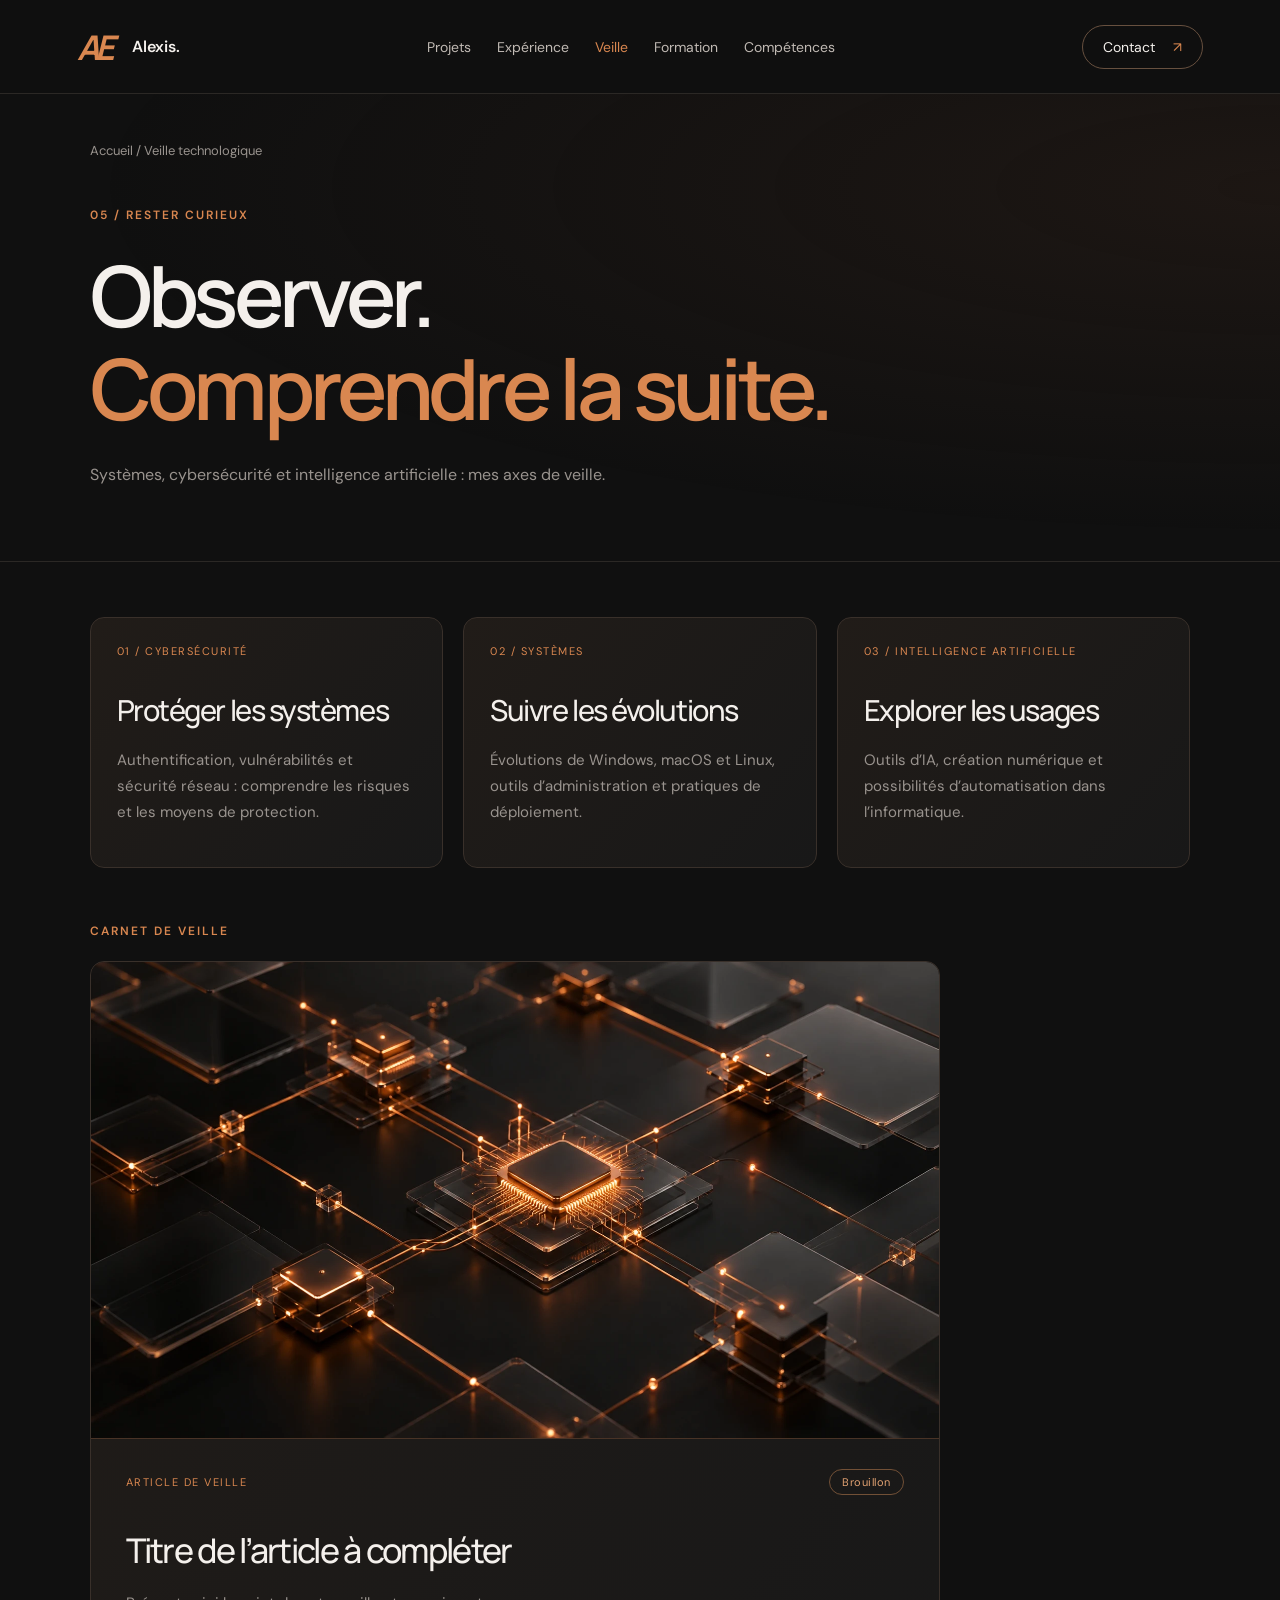
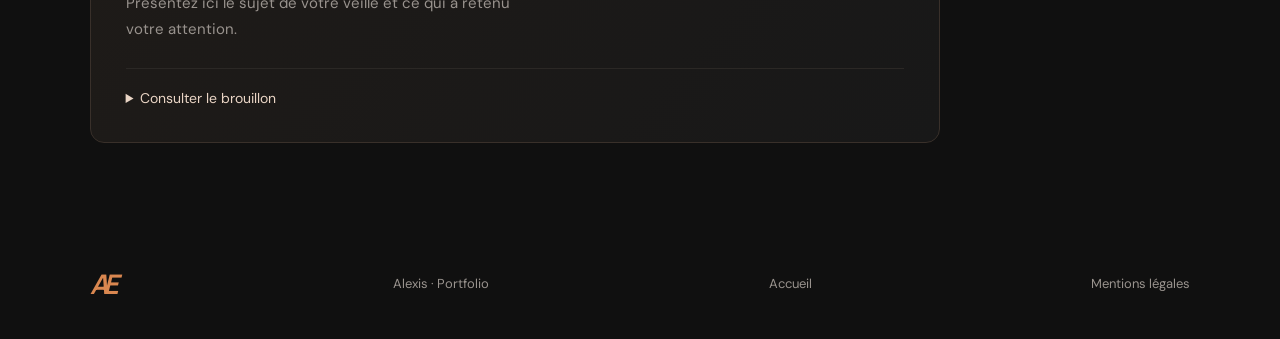
<file: veille/index.html>
<!DOCTYPE html>
<html lang="fr">
    <head>
        <meta charset="utf-8"/>
        <meta content="width=device-width,initial-scale=1" name="viewport"/>
        <meta content="#101010" name="theme-color"/>
        <title>
            Veille technologique · Alexis
        </title>
        <meta content="Systèmes, cybersécurité et intelligence artificielle : mes axes de veille." name="description"/>
        <link href="../style.css" rel="stylesheet"/>
    </head>
    <body>
        <header>
            <a aria-label="Alexis, accueil" class="brand" href="../index.html">
                AE
                <span>
                    Alexis.
                </span>
            </a>
            <nav aria-label="Navigation principale">
                <a href="../projets/index.html">
                    Projets
                </a>
                <a href="../experience/index.html">
                    Expérience
                </a>
                <a aria-current="page" class="active" href="index.html">
                    Veille
                </a>
                <a href="../formation/index.html">
                    Formation
                </a>
                <a href="../competences/index.html">
                    Compétences
                </a>
            </nav>
            <a class="contact-link" href="../contact/index.html">
                Contact
                <span>
                    ↗
                </span>
            </a>
            <button aria-expanded="false" aria-label="Ouvrir le menu" class="menu">
                ☰
            </button>
        </header>
        <main class="inner-page">
            <section class="page-heading">
                <a class="back" href="../index.html">
                    Accueil / Veille technologique
                </a>
                <div class="eyebrow">
                    05 / RESTER CURIEUX
                </div>
                <h1>
                    Observer.
                    <br/>
                    <em>
                        Comprendre la suite.
                    </em>
                </h1>
                <p>
                    Systèmes, cybersécurité et intelligence artificielle : mes axes de veille.
                </p>
            </section>
            <section class="page-content">
                <div class="watch-grid">
                    <article class="work-card">
                        <div class="card-meta">
                            01 / CYBERSÉCURITÉ
                        </div>
                        <h2>
                            Protéger les systèmes
                        </h2>
                        <p>
                            Authentification, vulnérabilités et sécurité réseau : comprendre les risques et les moyens de protection.
                        </p>
                    </article>
                    <article class="work-card">
                        <div class="card-meta">
                            02 / SYSTÈMES
                        </div>
                        <h2>
                            Suivre les évolutions
                        </h2>
                        <p>
                            Évolutions de Windows, macOS et Linux, outils d’administration et pratiques de déploiement.
                        </p>
                    </article>
                    <article class="work-card">
                        <div class="card-meta">
                            03 / INTELLIGENCE ARTIFICIELLE
                        </div>
                        <h2>
                            Explorer les usages
                        </h2>
                        <p>
                            Outils d’IA, création numérique et possibilités d’automatisation dans l’informatique.
                        </p>
                    </article>
                </div>
                <div class="watch-notebook">
                    <div class="section-label">
                        CARNET DE VEILLE
                    </div>
                    <article class="work-card draft-article">
                        <img alt="Illustration abstraite de connexions numériques et d’un processeur, dans des tons noir et cuivre." class="watch-illustration" height="864" loading="lazy" src="../assets/veille-technologique.webp" width="1536"/>
                        <div class="card-meta">
                            <span>
                                ARTICLE DE VEILLE
                            </span>
                            <span class="draft-badge">
                                Brouillon
                            </span>
                        </div>
                        <h2>
                            Titre de l’article à compléter
                        </h2>
                        <p>
                            Présentez ici le sujet de votre veille et ce qui a retenu votre attention.
                        </p>
                        <details>
                            <summary>
                                Consulter le brouillon
                            </summary>
                            <div class="draft-body">
                                <h3>
                                    Le sujet
                                </h3>
                                <p>
                                    Décrivez la technologie, l’actualité ou le problème étudié.
                                </p>
                                <h3>
                                    Les points à retenir
                                </h3>
                                <p>
                                    Résumez les informations essentielles et les évolutions observées.
                                </p>
                                <h3>
                                    Mon analyse
                                </h3>
                                <p>
                                    Expliquez l’intérêt de ce sujet pour vos projets, les systèmes ou les réseaux.
                                </p>
                                <h3>
                                    Sources
                                </h3>
                                <p>
                                    Ajoutez les liens des sources consultées et leur date de publication.
                                </p>
                            </div>
                        </details>
                    </article>
                </div>
            </section>
        </main>
        <footer>
            <a class="brand" href="../index.html">
                AE
            </a>
            <p>
                Alexis · Portfolio
            </p>
            <a href="../index.html">
                Accueil
            </a>
            <a href="../mentions-legales.html">
                Mentions légales
            </a>
        </footer>
        <script src="../script.js">
        </script>
    </body>
</html>
</file>
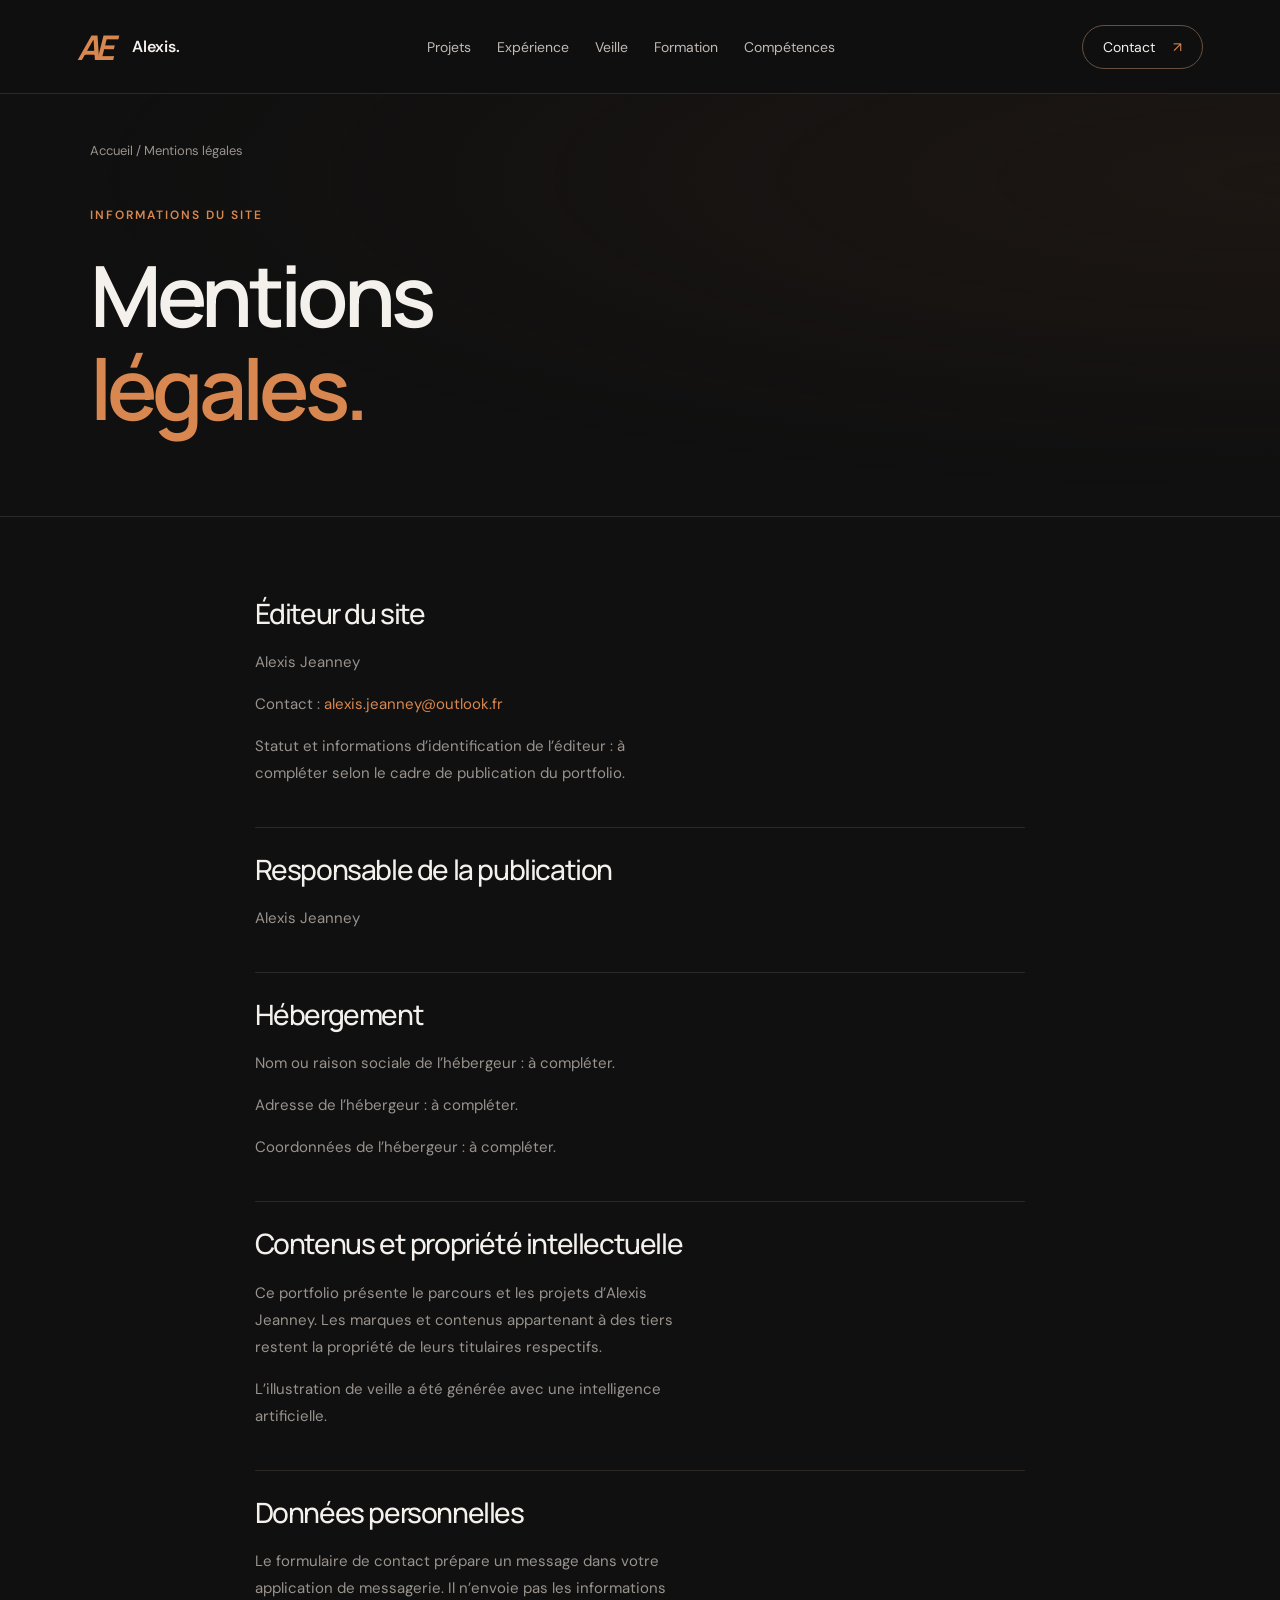
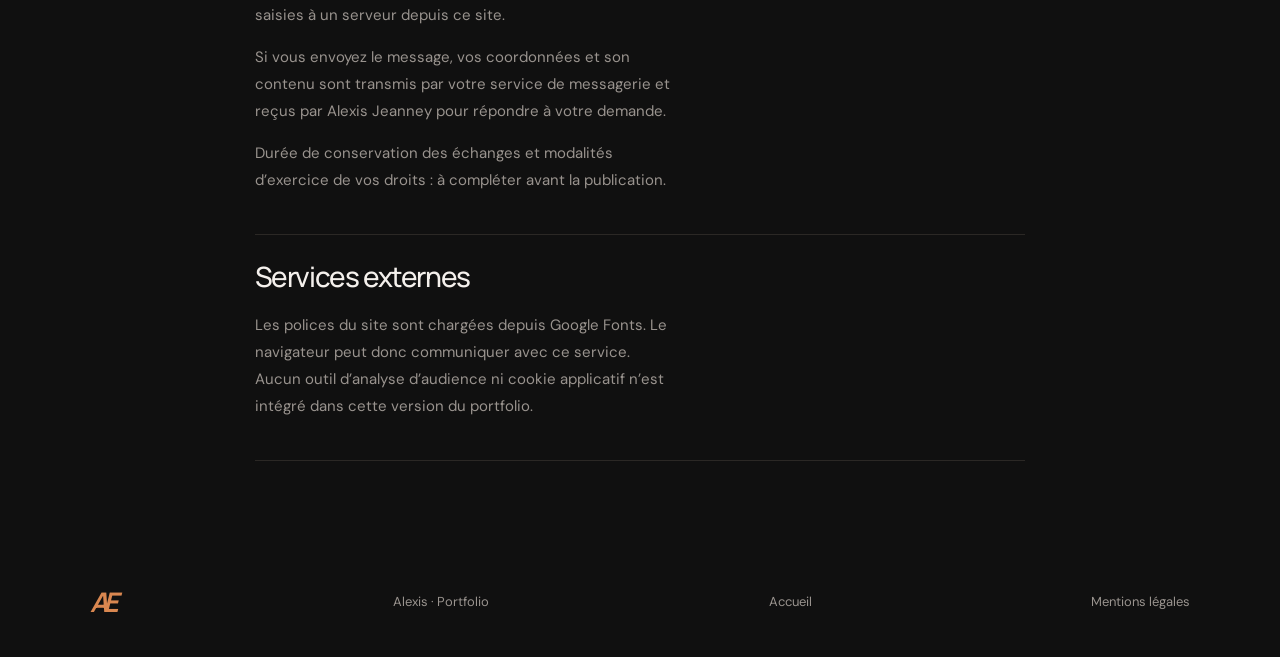
<file: mentions-legales.html>
<!DOCTYPE html>
<html lang="fr">
    <head>
        <meta charset="utf-8"/>
        <meta content="width=device-width, initial-scale=1" name="viewport"/>
        <title>
            Mentions légales · Alexis
        </title>
        <link href="style.css" rel="stylesheet"/>
    </head>
    <body>
        <header>
            <a aria-label="Alexis, accueil" class="brand" href="index.html">
                AE
                <span>
                    Alexis.
                </span>
            </a>
            <nav aria-label="Navigation principale">
                <a href="projets/index.html">
                    Projets
                </a>
                <a href="experience/index.html">
                    Expérience
                </a>
                <a href="veille/index.html">
                    Veille
                </a>
                <a href="formation/index.html">
                    Formation
                </a>
                <a href="competences/index.html">
                    Compétences
                </a>
            </nav>
            <a class="contact-link" href="contact/index.html">
                Contact
                <span>
                    ↗
                </span>
            </a>
            <button aria-expanded="false" aria-label="Ouvrir le menu" class="menu">
                ☰
            </button>
        </header>
        <main class="inner-page">
            <section class="page-heading">
                <a class="back" href="index.html">
                    Accueil / Mentions légales
                </a>
                <div class="eyebrow">
                    INFORMATIONS DU SITE
                </div>
                <h1>
                    Mentions
                    <br/>
                    <em>
                        légales.
                    </em>
                </h1>
            </section>
            <section class="page-content legal-content">
                <article>
                    <h2>
                        Éditeur du site
                    </h2>
                    <p>
                        Alexis Jeanney
                    </p>
                    <p>
                        Contact :
                        <a href="mailto:alexis.jeanney@outlook.fr">
                            alexis.jeanney@outlook.fr
                        </a>
                    </p>
                    <p>
                        Statut et informations d’identification de l’éditeur : à compléter selon le cadre de publication du portfolio.
                    </p>
                </article>
                <article>
                    <h2>
                        Responsable de la publication
                    </h2>
                    <p>
                        Alexis Jeanney
                    </p>
                </article>
                <article>
                    <h2>
                        Hébergement
                    </h2>
                    <p>
                        Nom ou raison sociale de l’hébergeur : à compléter.
                    </p>
                    <p>
                        Adresse de l’hébergeur : à compléter.
                    </p>
                    <p>
                        Coordonnées de l’hébergeur : à compléter.
                    </p>
                </article>
                <article>
                    <h2>
                        Contenus et propriété intellectuelle
                    </h2>
                    <p>
                        Ce portfolio présente le parcours et les projets d’Alexis Jeanney. Les marques et contenus appartenant à des tiers restent la propriété de leurs titulaires respectifs.
                    </p>
                    <p>
                        L’illustration de veille a été générée avec une intelligence artificielle.
                    </p>
                </article>
                <article>
                    <h2>
                        Données personnelles
                    </h2>
                    <p>
                        Le formulaire de contact prépare un message dans votre application de messagerie. Il n’envoie pas les informations saisies à un serveur depuis ce site.
                    </p>
                    <p>
                        Si vous envoyez le message, vos coordonnées et son contenu sont transmis par votre service de messagerie et reçus par Alexis Jeanney pour répondre à votre demande.
                    </p>
                    <p>
                        Durée de conservation des échanges et modalités d’exercice de vos droits : à compléter avant la publication.
                    </p>
                </article>
                <article>
                    <h2>
                        Services externes
                    </h2>
                    <p>
                        Les polices du site sont chargées depuis Google Fonts. Le navigateur peut donc communiquer avec ce service. Aucun outil d’analyse d’audience ni cookie applicatif n’est intégré dans cette version du portfolio.
                    </p>
                </article>
            </section>
        </main>
        <footer>
            <a class="brand" href="index.html">
                AE
            </a>
            <p>
                Alexis · Portfolio
            </p>
            <a href="index.html">
                Accueil
            </a>
            <a href="mentions-legales.html">
                Mentions légales
            </a>
        </footer>
        <script src="script.js">
        </script>
    </body>
</html>
</file>
<file: style.css>
@import url('https://fonts.googleapis.com/css2?family=DM+Sans:wght@400;500;600;700&family=Manrope:wght@400;500;600;700;800&display=swap');

:root {
    --bg: #101010;
    --panel: #191919;
    --text: #f4f0ec;
    --muted: #99938e;
    --accent: #d98750;
    --line: #2b2825
}

* {
    box-sizing: border-box
}

html {
    scroll-behavior: smooth;
    scroll-padding-top: 110px
}

body {
    margin: 0;
    background: var(--bg);
    color: var(--text);
    font-family: 'DM Sans', Arial, sans-serif;
    font-size: 16px
}

a {
    color: inherit;
    text-decoration: none
}

button {
    font: inherit
}

header {
    height: 94px;
    padding: 0 6%;
    display: flex;
    align-items: center;
    gap: 35px;
    border-bottom: 1px solid var(--line);
    position: sticky;
    top: 0;
    background: #101010ed;
    backdrop-filter: blur(18px);
    z-index: 5
}

.brand {
    font: bold italic 34px 'Manrope', sans-serif;
    letter-spacing: -5px;
    color: var(--accent);
    display: flex;
    align-items: center;
    gap: 22px
}

.brand span {
    font: 600 16px 'DM Sans', sans-serif;
    letter-spacing: 0;
    color: var(--text)
}

nav {
    display: flex;
    gap: 26px;
    margin: auto;
    font-size: 14px;
    color: #c1bab4
}

nav a {
    transition: color .2s
}

nav a:hover,
nav a.active {
    color: var(--accent)
}

.contact-link {
    font-size: 14px;
    border: 1px solid #67503f;
    border-radius: 30px;
    padding: 12px 20px
}

.contact-link span {
    margin-left: 14px;
    color: var(--accent)
}

.menu {
    display: none
}

main,
footer {
    max-width: 1440px;
    margin: auto
}

section {
    padding: 105px 7%
}

.hero {
    position: relative;
    padding-top: 66px;
    padding-bottom: 62px;
    min-height: 720px;
    overflow: hidden;
    background: radial-gradient(ellipse at 89% 48%, #38251b55, transparent 54%)
}

.eyebrow,
.section-label {
    font-size: 12px;
    letter-spacing: 2px;
    color: var(--accent);
    font-weight: 600
}

.eyebrow {
    display: flex;
    gap: 11px;
    align-items: center
}

.eyebrow span {
    width: 21px;
    height: 1px;
    background: var(--accent)
}

.intro {
    font-size: 30px;
    margin: 55px 0 0;
    color: #c5bcb4
}

h1 {
    font-family: 'Manrope', sans-serif;
    font-size: clamp(100px, 15vw, 210px);
    font-weight: 600;
    letter-spacing: -.075em;
    line-height: 1.12;
    margin: 0 0 24px
}

h1 span {
    color: var(--accent)
}

.hero-bottom {
    display: flex;
    justify-content: space-between;
    align-items: end
}

.description {
    font-size: 24px;
    line-height: 1.4;
    margin: 0 0 16px
}

.subdescription {
    color: var(--muted);
    line-height: 1.65;
    margin: 0 0 25px
}

.button {
    display: inline-flex;
    gap: 32px;
    align-items: center;
    background: var(--accent);
    color: #18110c;
    padding: 16px 24px;
    border-radius: 7px;
    font-size: 14px;
    font-weight: 600;
    transition: transform .25s, background .25s
}

.button:hover {
    transform: translateY(-3px);
    background: #eea06b
}

.scroll {
    display: flex;
    align-items: center;
    gap: 16px;
    font-size: 11px;
    letter-spacing: 1.5px;
    color: var(--muted)
}

.scroll span {
    display: grid;
    place-items: center;
    font-size: 27px;
    border: 1px solid #4b3c30;
    color: var(--accent);
    width: 55px;
    height: 55px;
    border-radius: 100%
}

.hero-number {
    position: absolute;
    right: 7%;
    top: 73px;
    font-size: 11px;
    color: #69615b;
    letter-spacing: 2px
}

.about,
.split {
    display: grid;
    grid-template-columns: 1fr 2fr;
    gap: 60px;
    border-top: 1px solid var(--line)
}

h2 {
    font-family: 'Manrope', sans-serif;
    font-size: clamp(36px, 4.8vw, 66px);
    line-height: 1.15;
    font-weight: 500;
    letter-spacing: -.05em;
    margin: 0 0 30px
}

em {
    font-style: normal;
    color: var(--accent)
}

.about p,
.detail {
    max-width: 600px;
    color: var(--muted);
    line-height: 1.8
}

.tags {
    display: flex;
    flex-wrap: wrap;
    gap: 10px;
    margin-top: 30px
}

.tags span {
    border: 1px solid #3a322c;
    border-radius: 30px;
    padding: 10px 16px;
    font-size: 13px;
    color: #c6b6a8
}

#projets {
    background: #171615
}

.section-top {
    display: flex;
    justify-content: space-between;
    align-items: end;
    margin-bottom: 45px
}

.section-top .section-label {
    margin-bottom: 24px
}

.section-top h2 {
    margin: 0
}

.section-top>p {
    color: var(--muted);
    line-height: 1.7
}

.projects {
    display: grid;
    grid-template-columns: 1fr 1fr;
    gap: 30px
}

.project-art {
    background: #292019;
    min-height: 310px;
    border: 1px solid #473326;
    border-radius: 12px;
    padding: 28px;
    position: relative;
    transition: transform .35s, border-color .35s
}

.project-art:hover {
    transform: translateY(-5px);
    border-color: var(--accent)
}

.project-code {
    font: 12px monospace;
    color: #ca996f;
    letter-spacing: 2px
}

.project-index {
    float: right;
    font-size: 12px;
    color: #997250
}

.project-title {
    font-family: 'Manrope', sans-serif;
    font-size: 49px;
    line-height: 1.12;
    letter-spacing: -2px;
    margin-top: 46px
}

.project-type {
    display: block;
    font-size: 10px;
    letter-spacing: 2px;
    margin-top: 36px;
    color: #a47d5e
}

.second {
    background: #202020;
    border-color: #38332e
}

.second .project-code {
    color: #aaa
}

h3 {
    font-size: 21px;
    font-weight: 500;
    letter-spacing: -.5px;
    margin: 24px 0 10px
}

article>p {
    color: var(--muted);
    line-height: 1.6;
    font-size: 15px;
    max-width: 420px
}

.row {
    display: flex;
    justify-content: space-between;
    align-items: center;
    border-top: 1px solid var(--line);
    padding: 18px 0
}

.row h3 {
    margin: 0 0 8px
}

.row p {
    color: var(--muted);
    font-size: 14px;
    margin: 0
}

.row>span {
    font-size: 12px;
    color: var(--accent)
}

.detail {
    margin-bottom: 34px
}

.skill {
    border-top: 1px solid var(--line);
    padding: 14px 0
}

.skill h3 {
    margin: 0 0 12px
}

.skill p {
    color: var(--muted);
    line-height: 1.7
}

.small-sections {
    border-top: 1px solid var(--line);
    display: grid;
    grid-template-columns: 1fr 1fr;
    gap: 80px
}

.small-sections p {
    line-height: 1.8;
    color: var(--muted)
}

.closing {
    background: #211a16;
    text-align: center;
    border-top: 1px solid #493124
}

.closing h2 {
    font-size: clamp(60px, 9vw, 118px);
    margin: 26px 0
}

.closing>a {
    display: inline-block;
    font-size: 20px;
    border-bottom: 1px solid #6e4b32;
    padding: 0 0 12px
}

.closing>a span {
    color: var(--accent);
    margin-left: 20px
}

footer {
    padding: 34px 7%;
    display: flex;
    justify-content: space-between;
    align-items: center;
    color: var(--muted);
    font-size: 13px
}

footer .brand {
    font-size: 27px
}

.revealed {
    animation: appear .75s both
}

@keyframes appear {
    from {
        opacity: 0;
        transform: translateY(20px)
    }

    to {
        opacity: 1;
        transform: translateY(0)
    }
}

a:focus-visible,
button:focus-visible {
    outline: 2px solid var(--accent);
    outline-offset: 5px
}

@media(min-width:1500px) {
    header {
        padding-inline: calc((100vw - 1240px)/2)
    }
}

@media(max-width:950px) {
    header {
        gap: 20px
    }

    nav {
        gap: 14px;
        font-size: 12px
    }

    .brand span {
        display: none
    }

    .about,
    .split {
        grid-template-columns: 1fr 2.4fr;
        gap: 30px
    }

    .project-title {
        font-size: 40px
    }
}

@media(max-width:700px) {
    header {
        height: 76px;
        padding: 0 6%
    }

    .contact-link {
        margin-left: auto
    }

    .menu {
        display: block;
        border: 0;
        background: none;
        color: var(--text);
        font-size: 25px
    }

    nav {
        display: none;
        position: absolute;
        top: 76px;
        left: 0;
        right: 0;
        background: #191919;
        padding: 25px;
        flex-direction: column;
        gap: 22px;
        font-size: 16px;
        border-bottom: 1px solid var(--line)
    }

    nav.open {
        display: flex
    }

    section {
        padding: 66px 7%
    }

    .hero {
        min-height: 690px;
        padding-top: 45px
    }

    .eyebrow {
        font-size: 10px
    }

    .hero-number {
        display: none
    }

    .intro {
        font-size: 24px;
        margin-top: 70px
    }

    h1 {
        font-size: clamp(100px, 23vw, 160px);
        margin-top: 7px
    }

    .description {
        font-size: 21px
    }

    .subdescription {
        font-size: 15px
    }

    .hero-bottom {
        display: block
    }

    .scroll {
        margin-top: 38px
    }

    .scroll span {
        height: 39px;
        width: 39px;
        font-size: 21px
    }

    .about,
    .split {
        grid-template-columns: 1fr;
        gap: 30px
    }

    .section-top {
        display: block
    }

    .section-top>p {
        margin-top: 24px
    }

    .projects,
    .small-sections {
        grid-template-columns: 1fr;
        gap: 35px
    }

    .project-art {
        min-height: 300px
    }

    .project-title {
        font-size: 48px
    }

    .row {
        align-items: start;
        gap: 20px
    }

    .row>span {
        max-width: 100px;
        text-align: right;
        line-height: 1.6
    }

    .closing>a {
        font-size: 17px
    }

    footer {
        gap: 20px
    }

    footer p {
        display: none
    }
}

@media(prefers-reduced-motion:reduce) {
    html {
        scroll-behavior: auto
    }

    *,
    *::before,
    *::after {
        animation: none !important;
        transition: none !important
    }
}

.inner-page {
    min-height: calc(100vh - 210px)
}

.page-heading {
    padding-top: 45px;
    padding-bottom: 55px;
    border-bottom: 1px solid var(--line);
    background: radial-gradient(ellipse at 100% 20%, #38251b55, transparent 65%)
}

.back {
    display: inline-block;
    color: var(--muted);
    font-size: 13px;
    margin-bottom: 48px
}

.page-heading h1 {
    font-size: clamp(48px, 6.6vw, 92px);
    line-height: 1.1;
    letter-spacing: -.055em;
    margin: 26px 0
}

.page-heading>p {
    max-width: 650px;
    color: var(--muted);
    line-height: 1.8
}

.page-content {
    padding-top: 55px;
    padding-bottom: 85px
}

.work-grid {
    display: grid;
    grid-template-columns: 1fr 1fr;
    gap: 24px
}

.work-card {
    background: linear-gradient(130deg, #211c18, #181818);
    border: 1px solid #39302a;
    border-radius: 14px;
    padding: 35px;
    transition: border-color .25s, transform .25s
}

.work-card:hover {
    border-color: #805438;
    transform: translateY(-3px)
}

.card-meta {
    display: flex;
    justify-content: space-between;
    color: var(--accent);
    font-size: 11px;
    letter-spacing: 1.5px
}

.work-card h2 {
    font-size: 34px;
    margin-top: 36px;
    margin-bottom: 20px
}

.work-card p {
    color: var(--muted);
    line-height: 1.75
}

.work-card .tags {
    margin-top: 20px
}

.work-card details {
    margin-top: 26px;
    border-top: 1px solid var(--line);
    padding-top: 20px
}

.work-card summary {
    cursor: pointer;
    color: #ead5c5;
    font-size: 14px;
    list-style-position: inside
}

.work-card details[open] summary {
    color: var(--accent)
}

.timeline {
    max-width: 850px;
    margin: auto;
    border-left: 1px solid #69452e;
    padding-left: 45px
}

.timeline article {
    position: relative;
    padding-bottom: 60px
}

.timeline article:last-child {
    padding-bottom: 0
}

.timeline article:before {
    content: '';
    position: absolute;
    left: -50px;
    top: 4px;
    width: 9px;
    height: 9px;
    border-radius: 50%;
    background: var(--accent)
}

.timeline-meta {
    color: var(--accent);
    font-size: 12px;
    letter-spacing: 1.5px
}

.timeline h2 {
    font-size: 42px;
    margin: 24px 0 10px
}

.timeline h3 {
    margin-top: 14px
}

.timeline p,
.timeline li {
    color: var(--muted);
    line-height: 1.85
}

.timeline ul {
    padding-left: 20px
}

.watch-grid {
    display: grid;
    grid-template-columns: repeat(3, 1fr);
    gap: 20px
}

.watch-grid .work-card {
    padding: 26px
}

.watch-grid h2 {
    font-size: 29px
}

.empty-state {
    padding: 45px;
    margin-top: 35px;
    border: 1px dashed #44362c;
    border-radius: 12px;
    text-align: center
}

.empty-state p {
    color: var(--muted)
}

.contact-grid {
    display: grid;
    grid-template-columns: 1fr 1.25fr;
    gap: 65px
}

.contact-info h2 {
    font-size: 45px
}

.contact-info p {
    color: var(--muted);
    line-height: 1.8
}

.email-address {
    font-size: 18px;
    color: var(--accent);
    overflow-wrap: anywhere
}

form {
    padding: 35px;
    background: #191817;
    border: 1px solid #3b3029;
    border-radius: 14px
}

label {
    display: block;
    font-size: 14px;
    color: #ddd0c6;
    margin-bottom: 22px
}

input,
textarea {
    display: block;
    width: 100%;
    margin-top: 10px;
    padding: 14px 16px;
    background: #101010;
    color: var(--text);
    border: 1px solid #43372d;
    border-radius: 7px;
    font: 16px 'DM Sans', Arial, sans-serif;
    outline: none
}

input:focus,
textarea:focus {
    border-color: var(--accent);
    box-shadow: 0 0 0 3px #d9875018
}

textarea {
    resize: vertical;
    min-height: 150px
}

.form-row {
    display: grid;
    grid-template-columns: 1fr 1fr;
    gap: 18px
}

.form-note,
#form-status {
    color: var(--muted);
    font-size: 14px;
    line-height: 1.7
}

button.button {
    border: 0;
    cursor: pointer
}

#form-status {
    margin-bottom: 0
}

nav a.active {
    color: var(--accent)
}

@media(max-width:900px) {
    .watch-grid {
        grid-template-columns: 1fr
    }

    .contact-grid {
        grid-template-columns: 1fr;
        gap: 35px
    }
}

@media(max-width:700px) {
    .page-heading {
        padding-top: 30px
    }

    .back {
        margin-bottom: 36px
    }

    .page-heading h1 {
        font-size: clamp(42px, 10vw, 68px)
    }

    .work-grid {
        grid-template-columns: 1fr
    }

    .work-card {
        padding: 26px
    }

    .work-card h2 {
        font-size: 30px
    }

    .timeline {
        padding-left: 25px
    }

    .timeline article:before {
        left: -30px
    }

    .timeline h2 {
        font-size: 34px
    }

    .contact-info h2 {
        font-size: 38px
    }

    form {
        padding: 24px
    }

    .form-row {
        grid-template-columns: 1fr;
        gap: 0
    }

    .empty-state {
        padding: 28px
    }

    .tags span {
        font-size: 13px
    }

    .contact-link.active {
        color: var(--accent)
    }
}

.project-facts {
    margin: 30px 0 0;
    border-top: 1px solid var(--line)
}

.project-facts>div {
    display: grid;
    grid-template-columns: 100px 1fr;
    gap: 20px;
    padding: 18px 0;
    border-bottom: 1px solid var(--line)
}

.project-facts dt {
    color: var(--accent);
    font-size: 14px
}

.project-facts dd {
    margin: 0;
    color: #c5bcb4;
    font-size: 15px;
    line-height: 1.7
}

.reference-project:last-child:nth-child(odd) {
    grid-column: 1/-1;
    width: calc(50% - 12px);
    justify-self: center
}

.home-project {
    display: block
}

.all-projects {
    display: inline-block;
    border-bottom: 1px solid var(--accent);
    color: var(--accent);
    padding-bottom: 7px;
    margin-top: 30px;
    font-size: 15px
}

@media(max-width:700px) {
    .reference-project:last-child:nth-child(odd) {
        grid-column: auto;
        width: 100%
    }

    .project-facts>div {
        grid-template-columns: 80px 1fr;
        gap: 12px
    }
}

[hidden] {
    display: none !important
}

.cv-section {
    border-top: 1px solid var(--line);
    background: #171615
}

.cv-heading {
    display: flex;
    justify-content: space-between;
    align-items: end;
    gap: 30px;
    margin-bottom: 35px
}

.cv-heading h2 {
    font-size: clamp(34px, 4vw, 52px);
    margin-top: 24px;
    margin-bottom: 0
}

.cv-actions {
    display: flex;
    gap: 20px;
    align-items: center;
    flex-wrap: wrap
}

.cv-secondary {
    font-size: 14px;
    color: var(--accent);
    border-bottom: 1px solid #6e4b32;
    padding-bottom: 5px
}

.button:disabled {
    cursor: default;
    background: #37302a;
    color: #a79b91;
    transform: none
}

.cv-preview {
    border: 1px solid #443429;
    border-radius: 14px;
    overflow: hidden;
    background: #101010
}

.cv-placeholder {
    min-height: 350px;
    display: flex;
    flex-direction: column;
    align-items: center;
    justify-content: center;
    text-align: center;
    padding: 30px
}

.pdf-label {
    display: grid;
    place-items: center;
    border: 1px solid #775035;
    border-radius: 12px;
    width: 68px;
    height: 85px;
    font-size: 15px;
    letter-spacing: 2px;
    color: var(--accent)
}

.cv-placeholder h3 {
    font-size: 22px;
    margin-top: 28px
}

.cv-placeholder p {
    color: var(--muted);
    line-height: 1.7
}

.cv-preview iframe {
    width: 100%;
    height: 780px;
    border: 0;
    display: block;
    background: #242424
}

@media(max-width:700px) {
    .cv-heading {
        display: block
    }

    .cv-actions {
        margin-top: 25px
    }

    .cv-placeholder {
        min-height: 300px
    }

    .cv-preview iframe {
        height: 580px
    }
}

.watch-notebook {
    margin-top: 55px
}

.watch-notebook>.section-label {
    margin-bottom: 22px
}

.draft-article {
    max-width: 850px
}

.draft-badge {
    border: 1px solid #725036;
    border-radius: 30px;
    padding: 5px 12px;
    color: #e2a272;
    letter-spacing: .5px;
    text-transform: none
}

.draft-article .card-meta {
    align-items: center
}

.draft-body h3 {
    font-size: 20px;
    margin-top: 30px
}

.draft-body p {
    margin-bottom: 0
}

.watch-illustration {
    display: block;
    width: calc(100% + 70px);
    max-width: none;
    height: auto;
    aspect-ratio: 16/9;
    object-fit: cover;
    margin: -35px -35px 30px;
    border-radius: 13px 13px 0 0;
    border-bottom: 1px solid #493326
}

.draft-article {
    overflow: hidden
}

@media(max-width:700px) {
    .watch-illustration {
        width: calc(100% + 52px);
        margin: -26px -26px 26px
    }
}

.legal-content {
    max-width: 950px;
    margin: auto
}

.legal-content article {
    padding: 25px 0;
    border-bottom: 1px solid var(--line)
}

.legal-content h2 {
    font-size: 28px;
    margin: 0 0 20px
}

.legal-content p {
    color: var(--muted);
    line-height: 1.8
}

.legal-content a {
    color: var(--accent)
}

footer {
    flex-wrap: wrap
}
</file>
